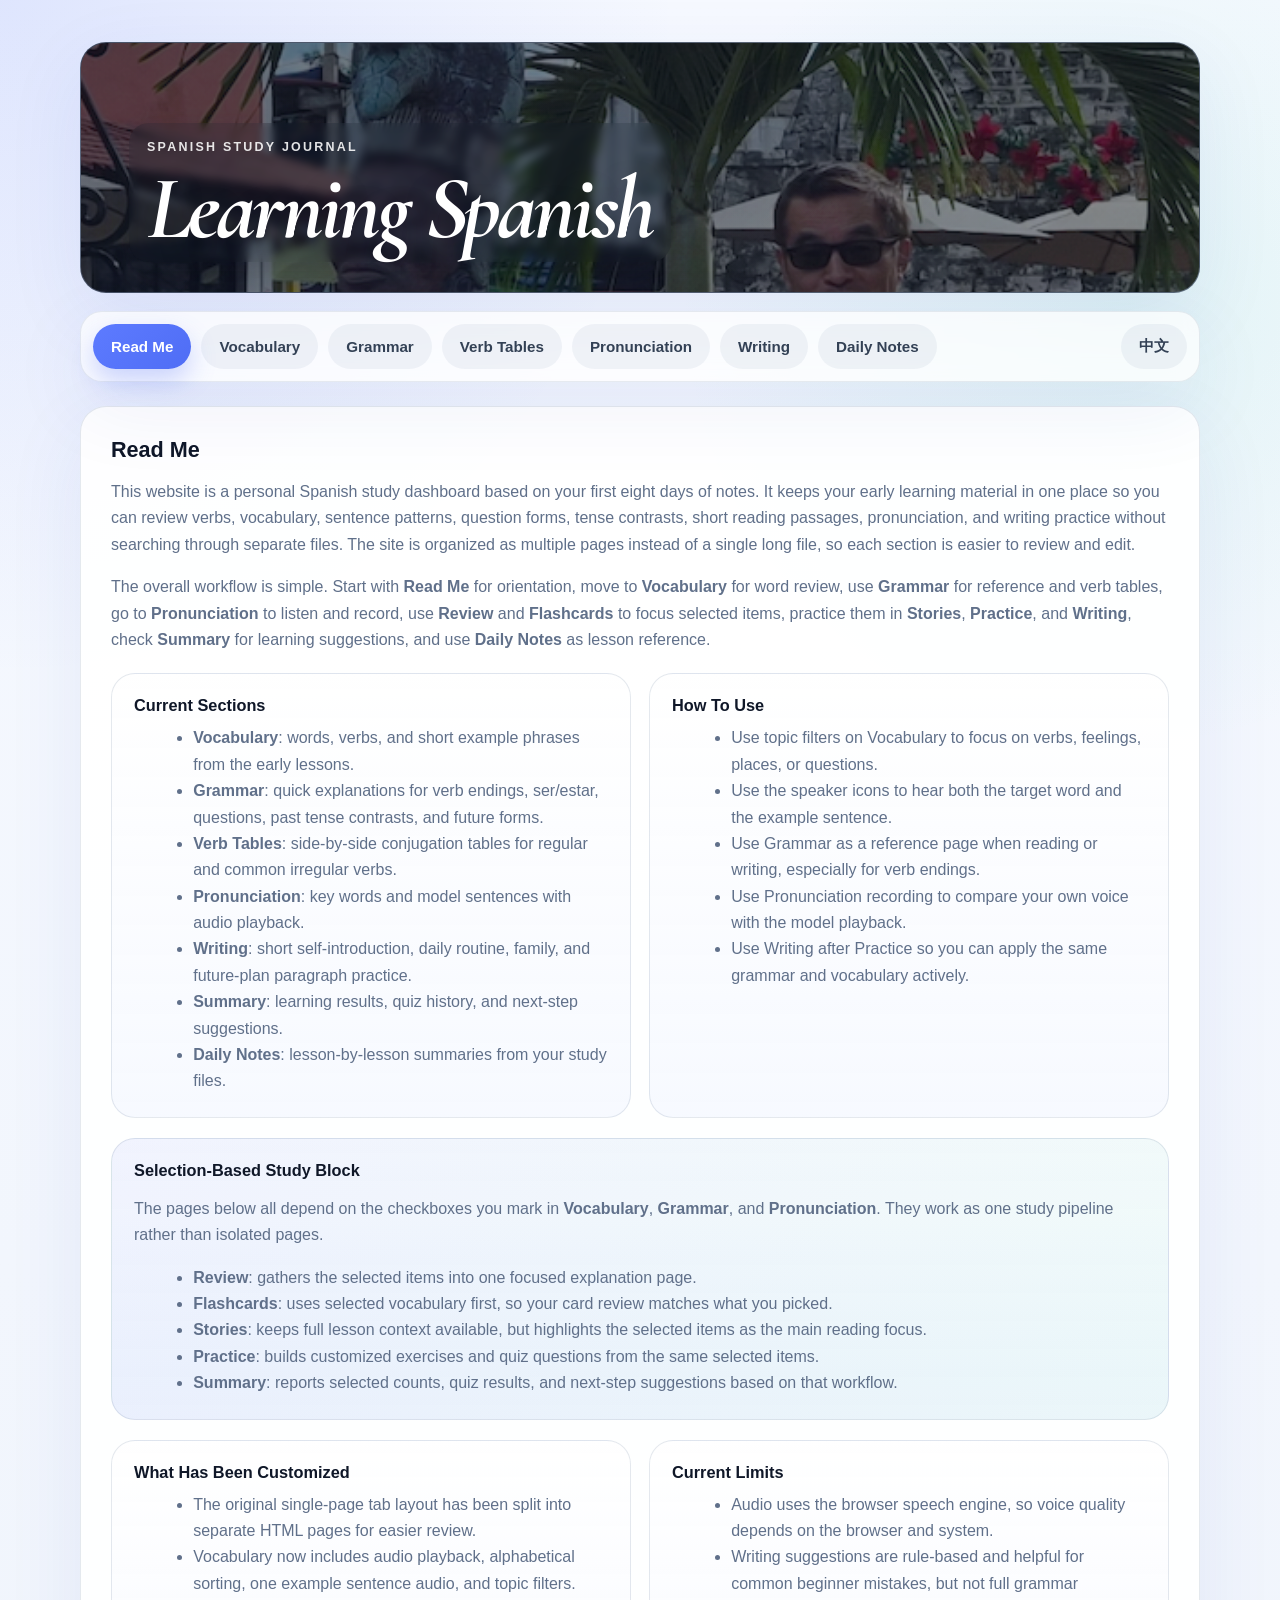
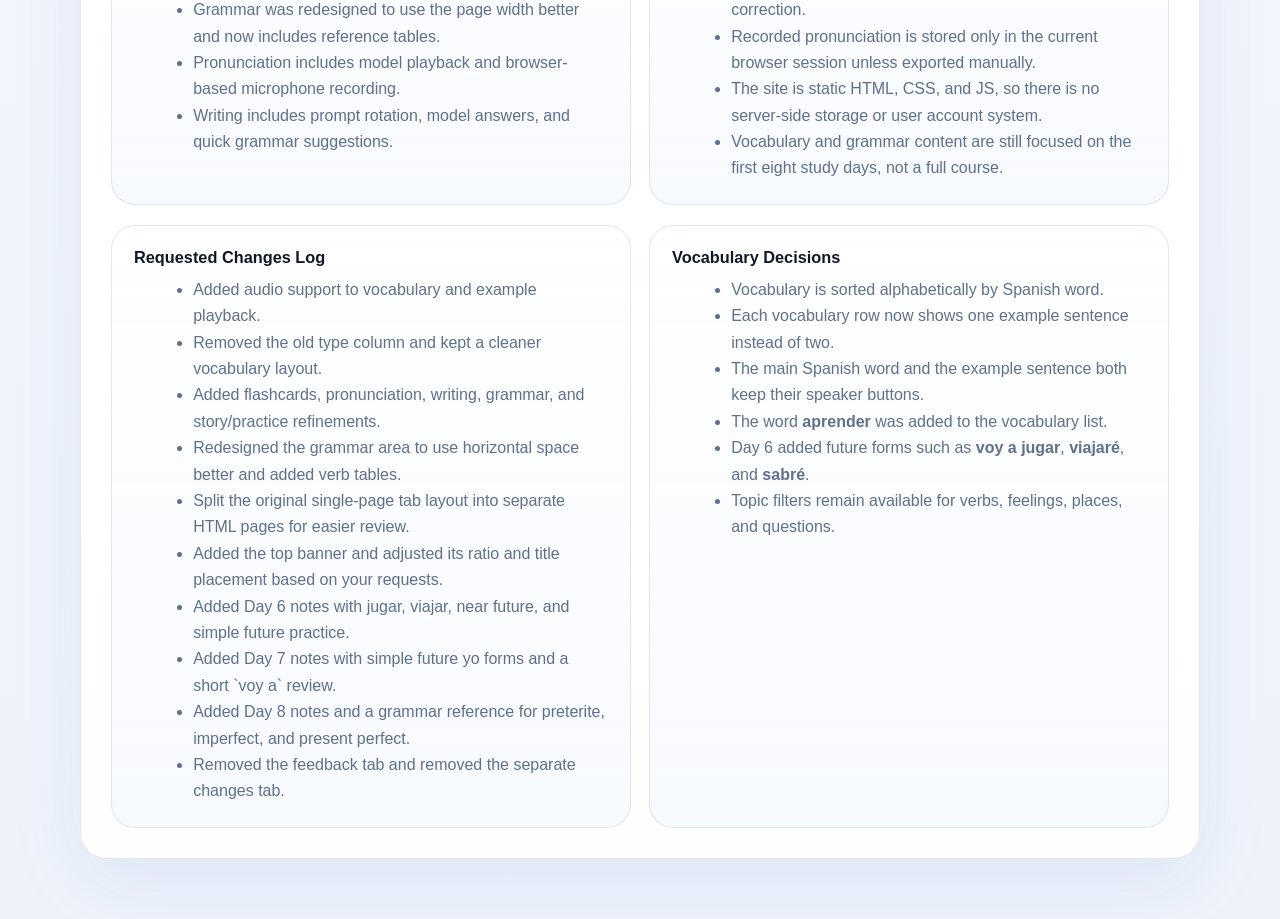
<file: index.html>
<!DOCTYPE html>
<html lang="en">
<head>
  <meta charset="UTF-8">
  <meta name="viewport" content="width=device-width, initial-scale=1.0">
  <title>Spanish Learning</title>
  <link rel="preconnect" href="https://fonts.googleapis.com">
  <link rel="preconnect" href="https://fonts.gstatic.com" crossorigin>
  <link href="https://fonts.googleapis.com/css2?family=Cormorant+Garamond:ital,wght@0,500;0,600;0,700;1,600;1,700&display=swap" rel="stylesheet">
  <link rel="stylesheet" href="styles.css">
</head>
<body>
  <main class="shell">
    <section class="hero">
      <div class="hero-backdrop" aria-hidden="true"></div>
      <div class="hero-intro">
        <div class="hero-text">
          <p class="hero-kicker">Spanish Study Journal</p>
          <h1>Learning Spanish</h1>
        </div>
      </div>
    </section>

    <nav class="tab-bar home-tab-bar" aria-label="Main pages">
      <a class="tab-button active" href="index.html">Read Me</a>
      <a class="tab-button" href="vocabulary.html">Vocabulary</a>
      <a class="tab-button" href="grammar.html">Grammar</a>
      <a class="tab-button" href="verbs.html">Verb Tables</a>
      <a class="tab-button" href="pronunciation.html">Pronunciation</a>
      <a class="tab-button" href="review.html">Review</a>
      <a class="tab-button" href="flashcards.html">Flashcards</a>
      <a class="tab-button" href="stories.html">Stories</a>
      <a class="tab-button" href="practice.html">Practice</a>
      <a class="tab-button" href="writing.html">Writing</a>
      <a class="tab-button" href="summary.html">Summary</a>
      <a class="tab-button" href="notes.html">Daily Notes</a>
    </nav>

    <section class="tab-panel active">
      <article class="card">
        <h2>Read Me</h2>
        <p>This website is a personal Spanish study dashboard based on your first eight days of notes. It keeps your early learning material in one place so you can review verbs, vocabulary, sentence patterns, question forms, tense contrasts, short reading passages, pronunciation, and writing practice without searching through separate files. The site is organized as multiple pages instead of a single long file, so each section is easier to review and edit.</p>
        <p>The overall workflow is simple. Start with <strong>Read Me</strong> for orientation, move to <strong>Vocabulary</strong> for word review, use <strong>Grammar</strong> for reference and verb tables, go to <strong>Pronunciation</strong> to listen and record, use <strong>Review</strong> and <strong>Flashcards</strong> to focus selected items, practice them in <strong>Stories</strong>, <strong>Practice</strong>, and <strong>Writing</strong>, check <strong>Summary</strong> for learning suggestions, and use <strong>Daily Notes</strong> as lesson reference.</p>
        <div class="info-grid">
          <div class="info-panel">
            <h3>Current Sections</h3>
            <ul>
              <li><strong>Vocabulary</strong>: words, verbs, and short example phrases from the early lessons.</li>
              <li><strong>Grammar</strong>: quick explanations for verb endings, ser/estar, questions, past tense contrasts, and future forms.</li>
              <li><strong>Verb Tables</strong>: side-by-side conjugation tables for regular and common irregular verbs.</li>
              <li><strong>Pronunciation</strong>: key words and model sentences with audio playback.</li>
              <li><strong>Writing</strong>: short self-introduction, daily routine, family, and future-plan paragraph practice.</li>
              <li><strong>Summary</strong>: learning results, quiz history, and next-step suggestions.</li>
              <li><strong>Daily Notes</strong>: lesson-by-lesson summaries from your study files.</li>
            </ul>
          </div>
          <div class="info-panel">
            <h3>How To Use</h3>
            <ul>
              <li>Use topic filters on Vocabulary to focus on verbs, feelings, places, or questions.</li>
              <li>Use the speaker icons to hear both the target word and the example sentence.</li>
              <li>Use Grammar as a reference page when reading or writing, especially for verb endings.</li>
              <li>Use Pronunciation recording to compare your own voice with the model playback.</li>
              <li>Use Writing after Practice so you can apply the same grammar and vocabulary actively.</li>
            </ul>
          </div>
        </div>
        <div class="info-grid">
          <div class="info-panel selection-panel">
            <h3>Selection-Based Study Block</h3>
            <p>The pages below all depend on the checkboxes you mark in <strong>Vocabulary</strong>, <strong>Grammar</strong>, and <strong>Pronunciation</strong>. They work as one study pipeline rather than isolated pages.</p>
            <ul>
              <li><strong>Review</strong>: gathers the selected items into one focused explanation page.</li>
              <li><strong>Flashcards</strong>: uses selected vocabulary first, so your card review matches what you picked.</li>
              <li><strong>Stories</strong>: keeps full lesson context available, but highlights the selected items as the main reading focus.</li>
              <li><strong>Practice</strong>: builds customized exercises and quiz questions from the same selected items.</li>
              <li><strong>Summary</strong>: reports selected counts, quiz results, and next-step suggestions based on that workflow.</li>
            </ul>
          </div>
        </div>
        <div class="info-grid">
          <div class="info-panel">
            <h3>What Has Been Customized</h3>
            <ul>
              <li>The original single-page tab layout has been split into separate HTML pages for easier review.</li>
              <li>Vocabulary now includes audio playback, alphabetical sorting, one example sentence audio, and topic filters.</li>
              <li>Grammar was redesigned to use the page width better and now includes reference tables.</li>
              <li>Pronunciation includes model playback and browser-based microphone recording.</li>
              <li>Writing includes prompt rotation, model answers, and quick grammar suggestions.</li>
            </ul>
          </div>
          <div class="info-panel">
            <h3>Current Limits</h3>
            <ul>
              <li>Audio uses the browser speech engine, so voice quality depends on the browser and system.</li>
              <li>Writing suggestions are rule-based and helpful for common beginner mistakes, but not full grammar correction.</li>
              <li>Recorded pronunciation is stored only in the current browser session unless exported manually.</li>
              <li>The site is static HTML, CSS, and JS, so there is no server-side storage or user account system.</li>
              <li>Vocabulary and grammar content are still focused on the first eight study days, not a full course.</li>
            </ul>
          </div>
        </div>
        <div class="info-grid">
          <div class="info-panel">
            <h3>Requested Changes Log</h3>
            <ul>
              <li>Added audio support to vocabulary and example playback.</li>
              <li>Removed the old type column and kept a cleaner vocabulary layout.</li>
              <li>Added flashcards, pronunciation, writing, grammar, and story/practice refinements.</li>
              <li>Redesigned the grammar area to use horizontal space better and added verb tables.</li>
              <li>Split the original single-page tab layout into separate HTML pages for easier review.</li>
              <li>Added the top banner and adjusted its ratio and title placement based on your requests.</li>
              <li>Added Day 6 notes with jugar, viajar, near future, and simple future practice.</li>
              <li>Added Day 7 notes with simple future yo forms and a short `voy a` review.</li>
              <li>Added Day 8 notes and a grammar reference for preterite, imperfect, and present perfect.</li>
              <li>Removed the feedback tab and removed the separate changes tab.</li>
            </ul>
          </div>
          <div class="info-panel">
            <h3>Vocabulary Decisions</h3>
            <ul>
              <li>Vocabulary is sorted alphabetically by Spanish word.</li>
              <li>Each vocabulary row now shows one example sentence instead of two.</li>
              <li>The main Spanish word and the example sentence both keep their speaker buttons.</li>
              <li>The word <strong>aprender</strong> was added to the vocabulary list.</li>
              <li>Day 6 added future forms such as <strong>voy a jugar</strong>, <strong>viajaré</strong>, and <strong>sabré</strong>.</li>
              <li>Topic filters remain available for verbs, feelings, places, and questions.</li>
            </ul>
          </div>
        </div>
      </article>
    </section>
  </main>

  <script src="app.js"></script>
</body>
</html>
</file>
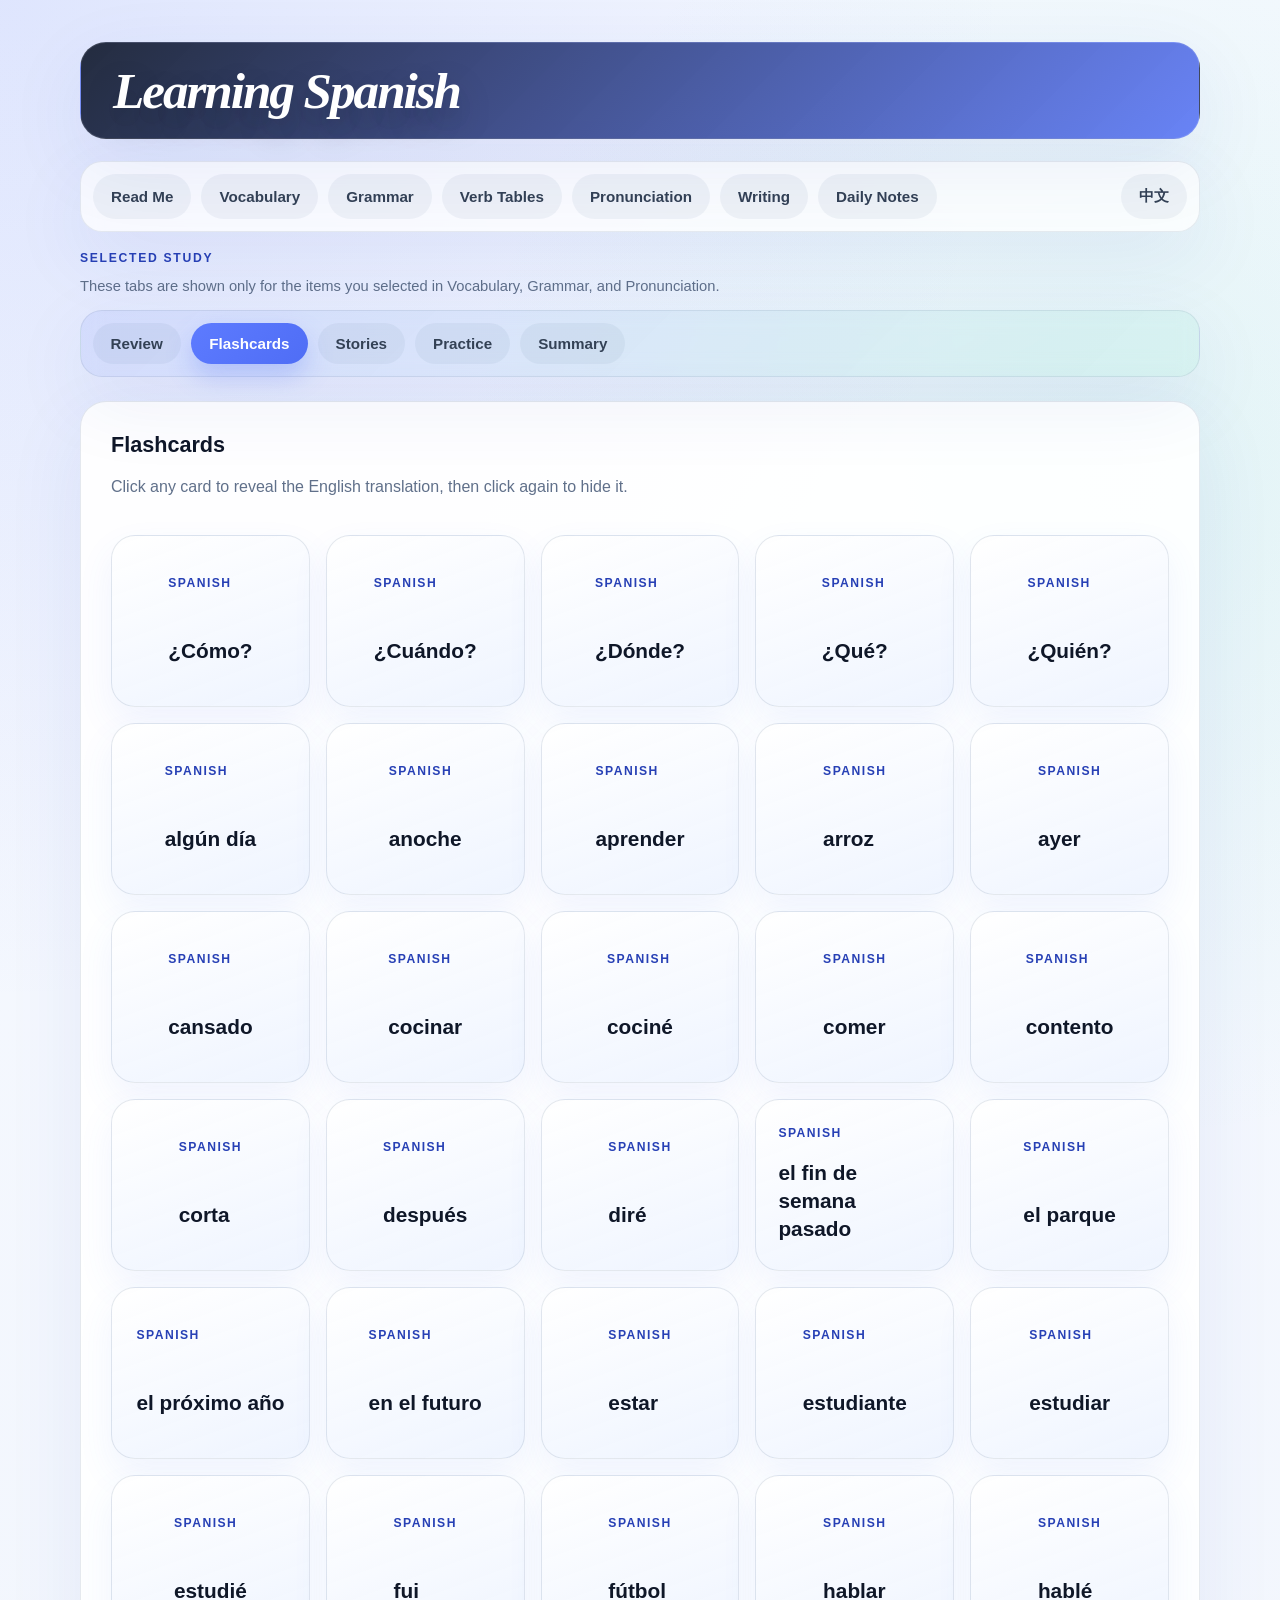
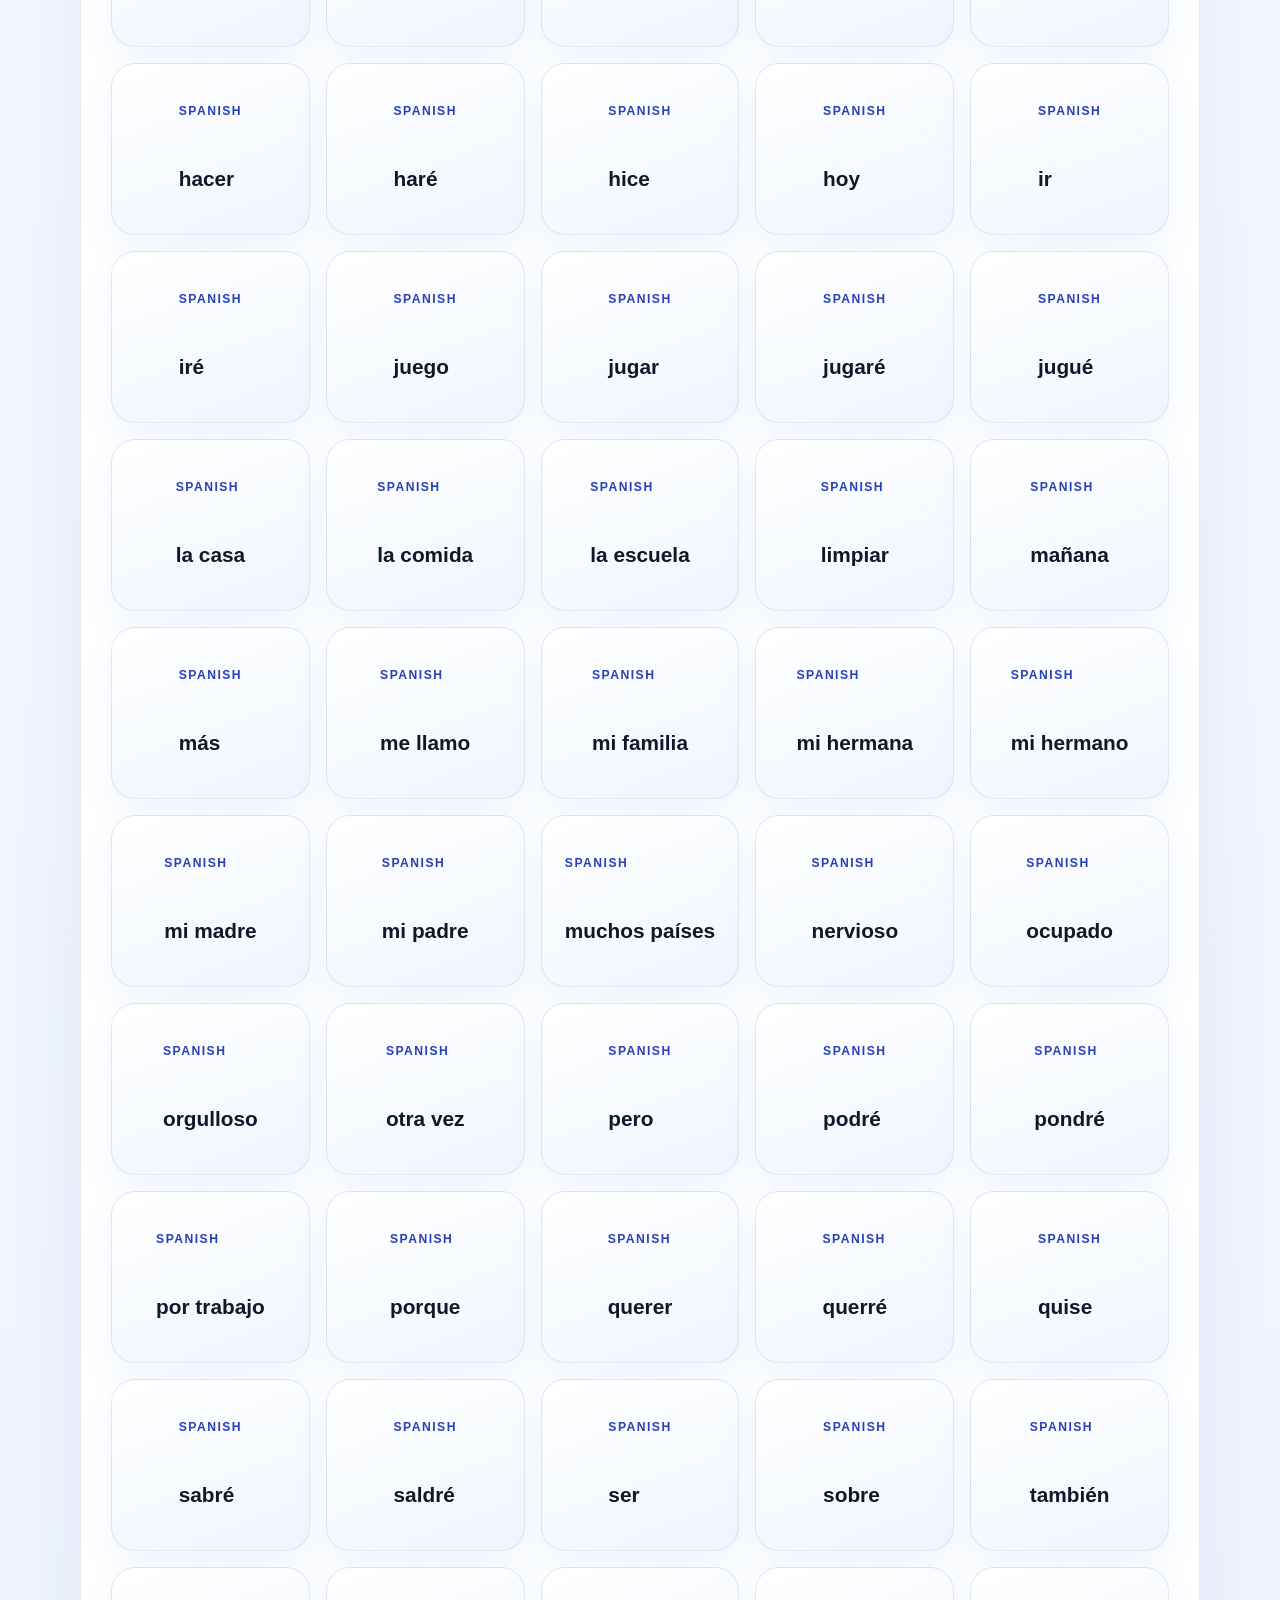
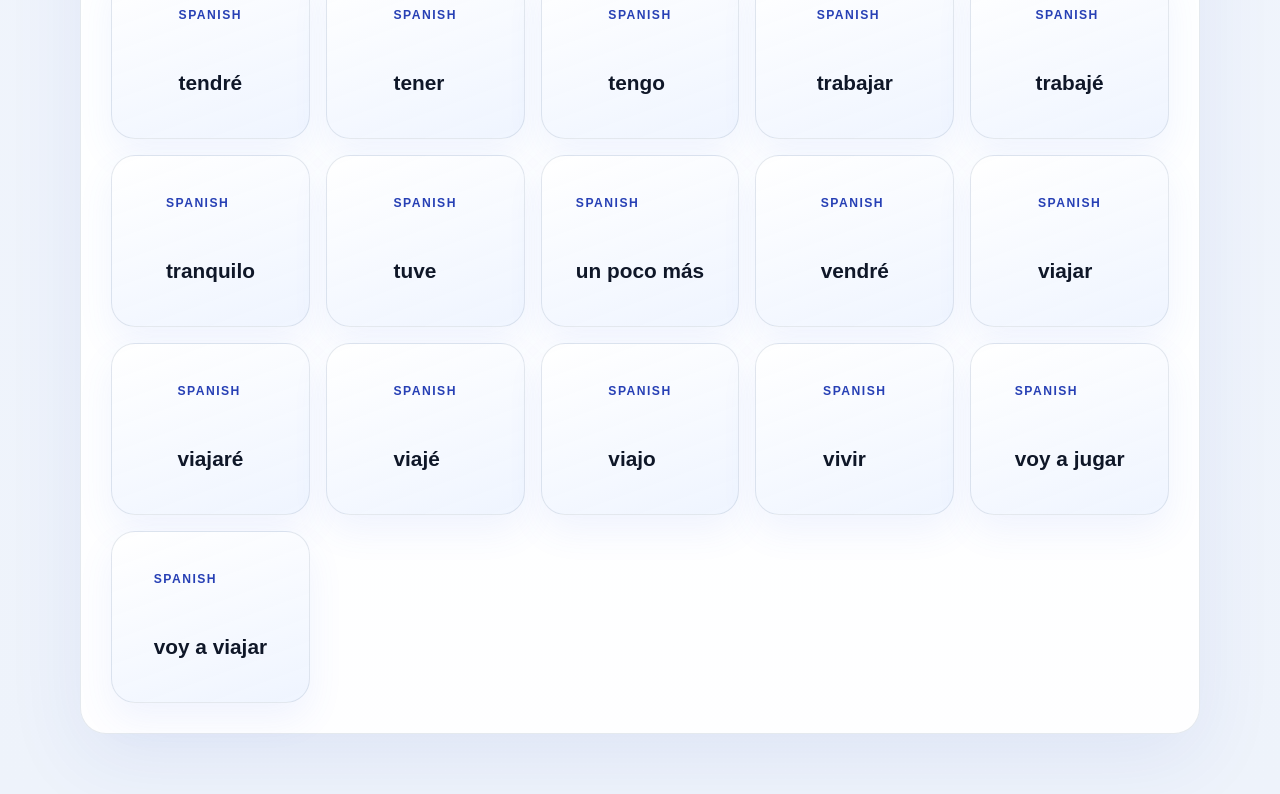
<file: flashcards.html>
<!DOCTYPE html>
<html lang="en">
<head>
  <meta charset="UTF-8">
  <meta name="viewport" content="width=device-width, initial-scale=1.0">
  <title>Spanish Learning - Flashcards</title>
  <link rel="stylesheet" href="styles.css">
</head>
<body>
  <main class="shell">
    <section class="page-title-banner">
      <h1>Learning Spanish</h1>
    </section>

    <nav class="tab-bar" aria-label="Main pages">
      <a class="tab-button" href="index.html">Read Me</a>
      <a class="tab-button" href="vocabulary.html">Vocabulary</a>
      <a class="tab-button" href="grammar.html">Grammar</a>
      <a class="tab-button" href="verbs.html">Verb Tables</a>
      <a class="tab-button" href="pronunciation.html">Pronunciation</a>
      <a class="tab-button" href="review.html">Review</a>
      <a class="tab-button active" href="flashcards.html">Flashcards</a>
      <a class="tab-button" href="stories.html">Stories</a>
      <a class="tab-button" href="practice.html">Practice</a>
      <a class="tab-button" href="writing.html">Writing</a>
      <a class="tab-button" href="summary.html">Summary</a>
      <a class="tab-button" href="notes.html">Daily Notes</a>
    </nav>

    <section class="tab-panel active">
      <article class="card">
        <div class="section-header">
          <div>
            <h2>Flashcards</h2>
            <p class="muted">Click any card to reveal the English translation, then click again to hide it.</p>
          </div>
        </div>
        <div id="flashcard-list" class="flashcard-grid"></div>
      </article>
    </section>
  </main>

  <script src="app.js"></script>
</body>
</html>
</file>
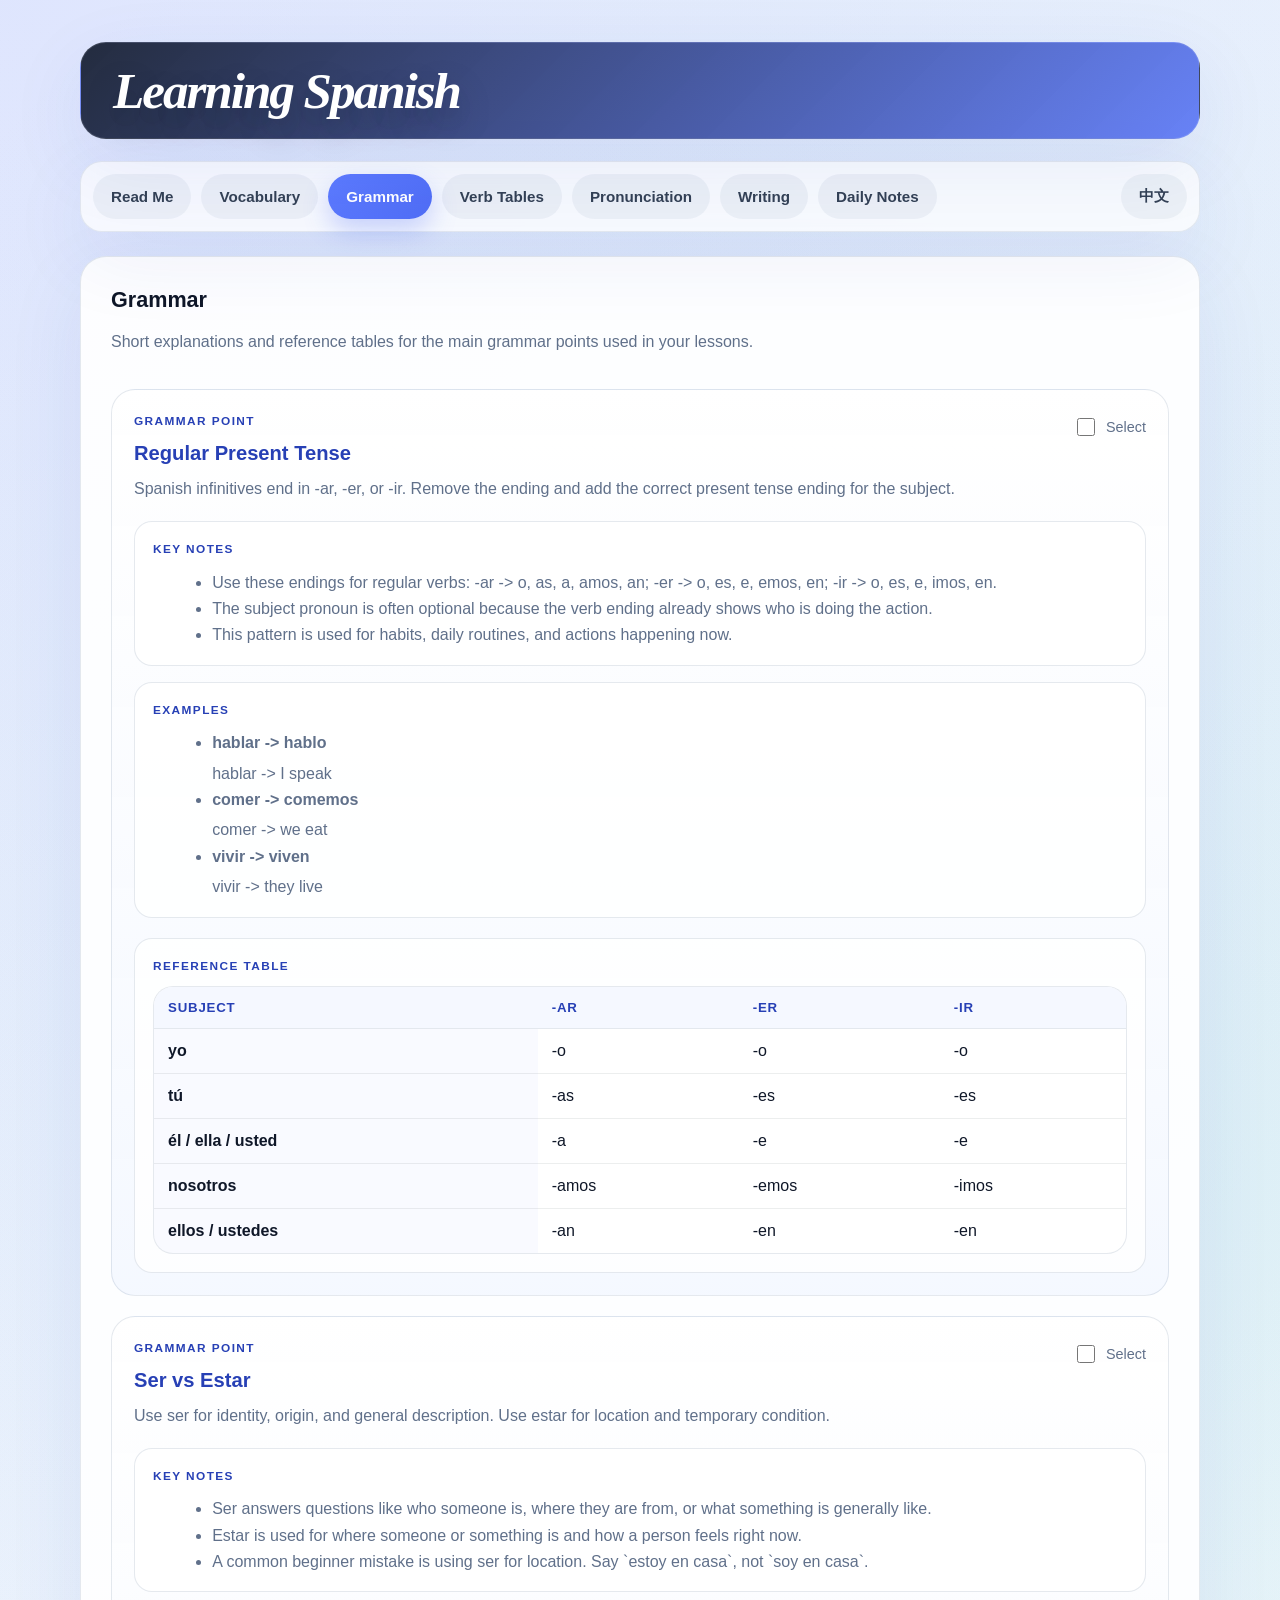
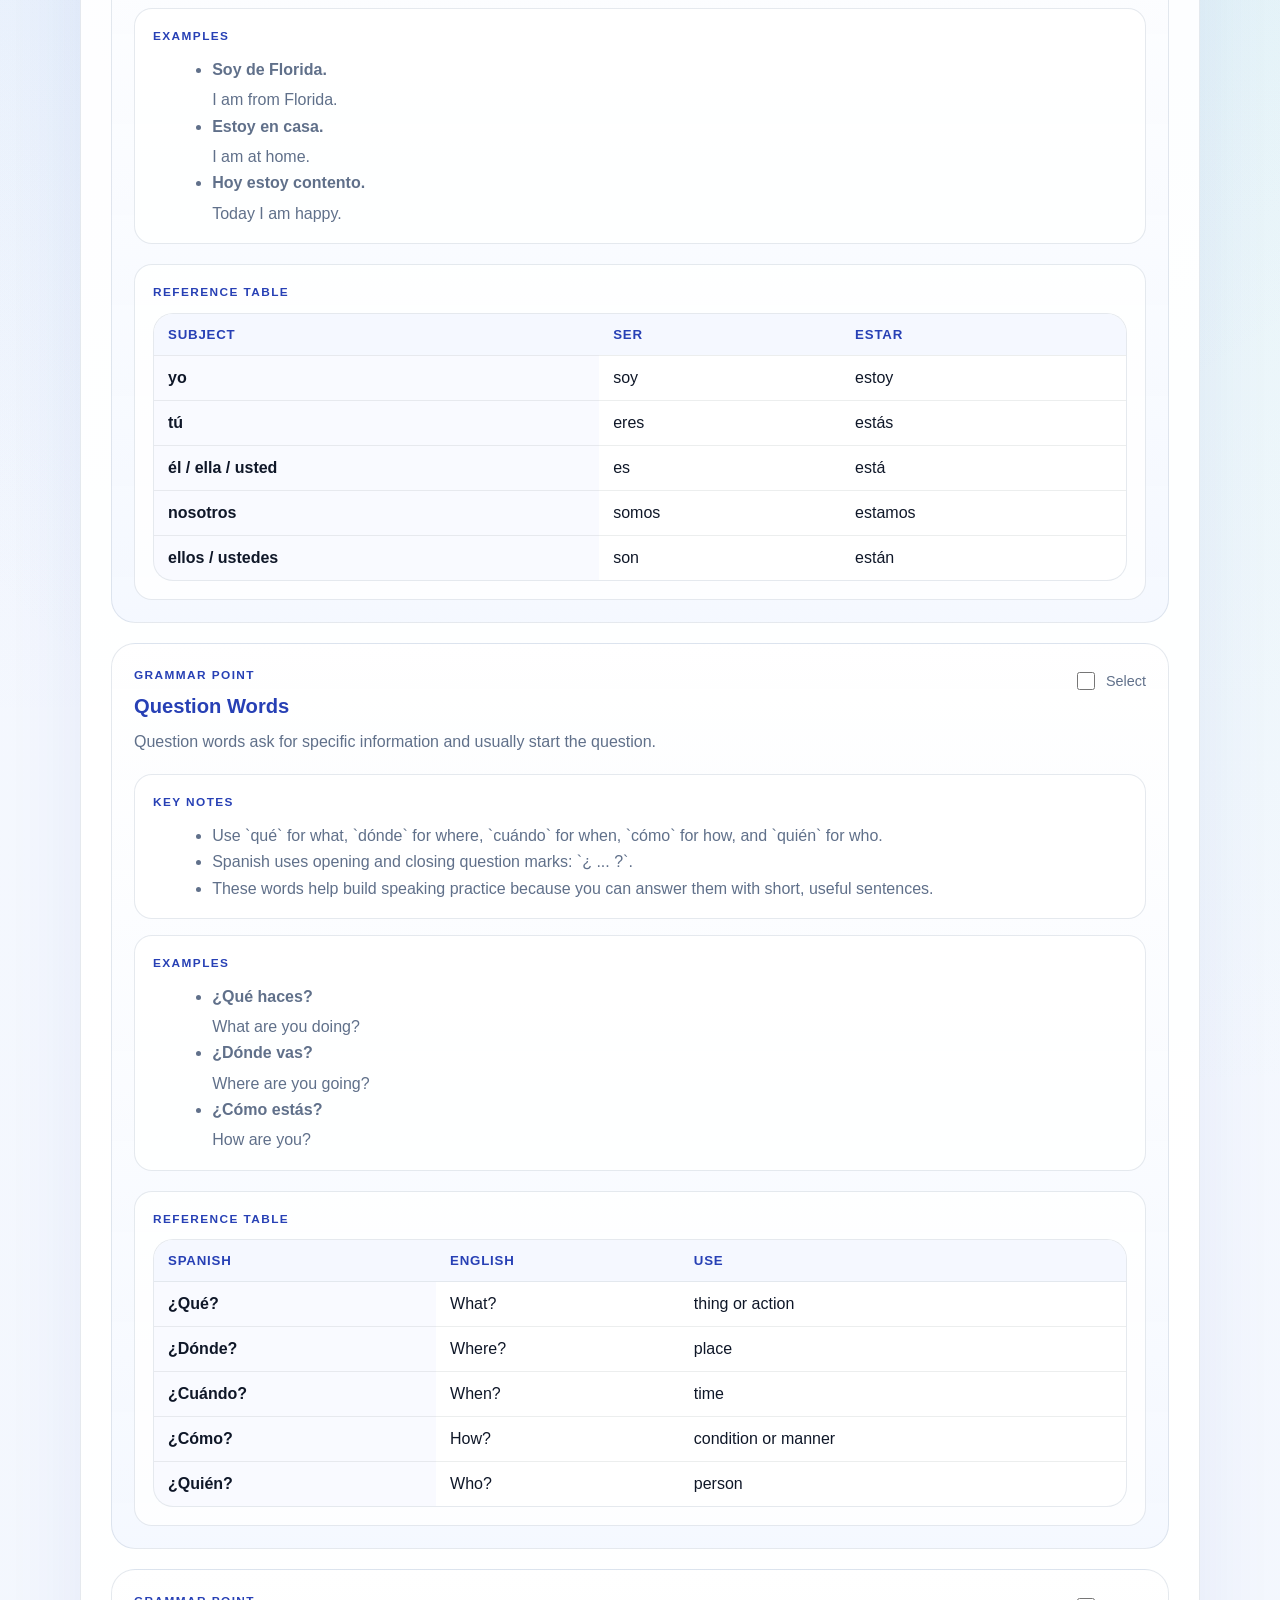
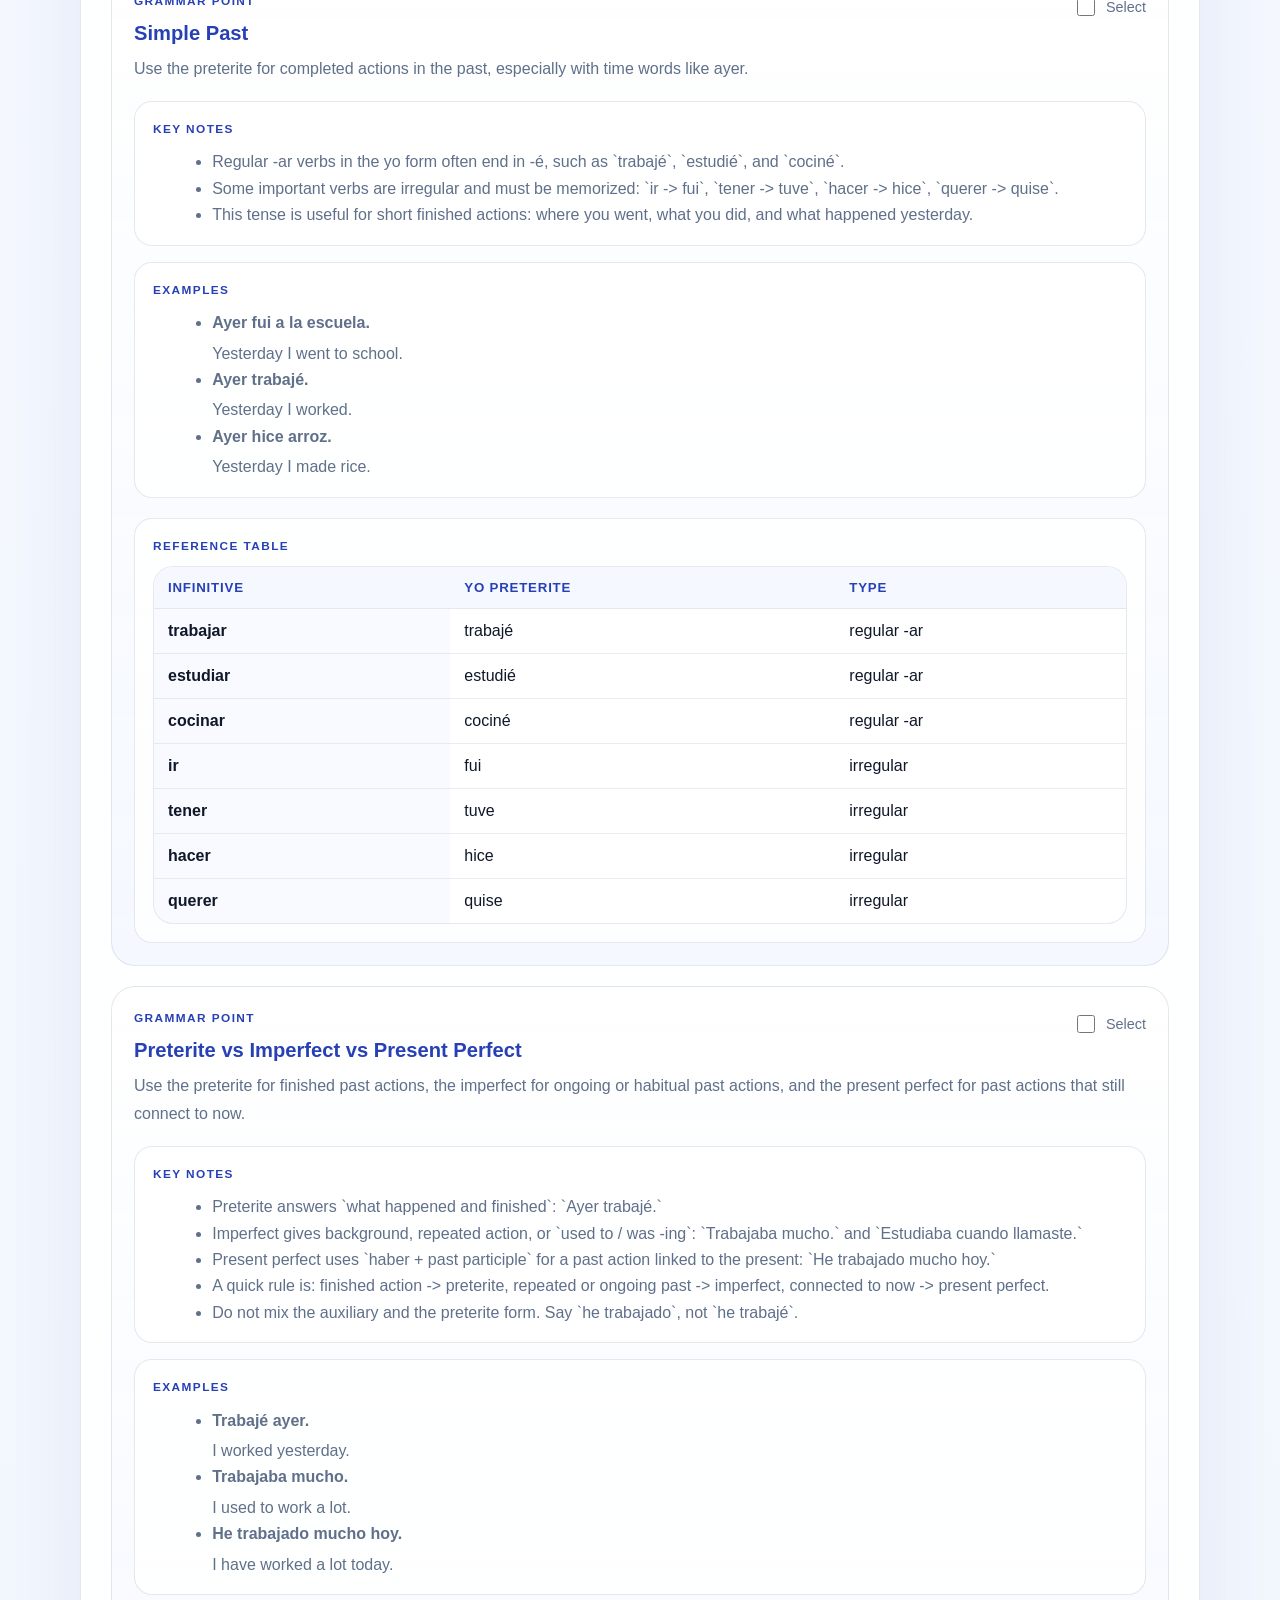
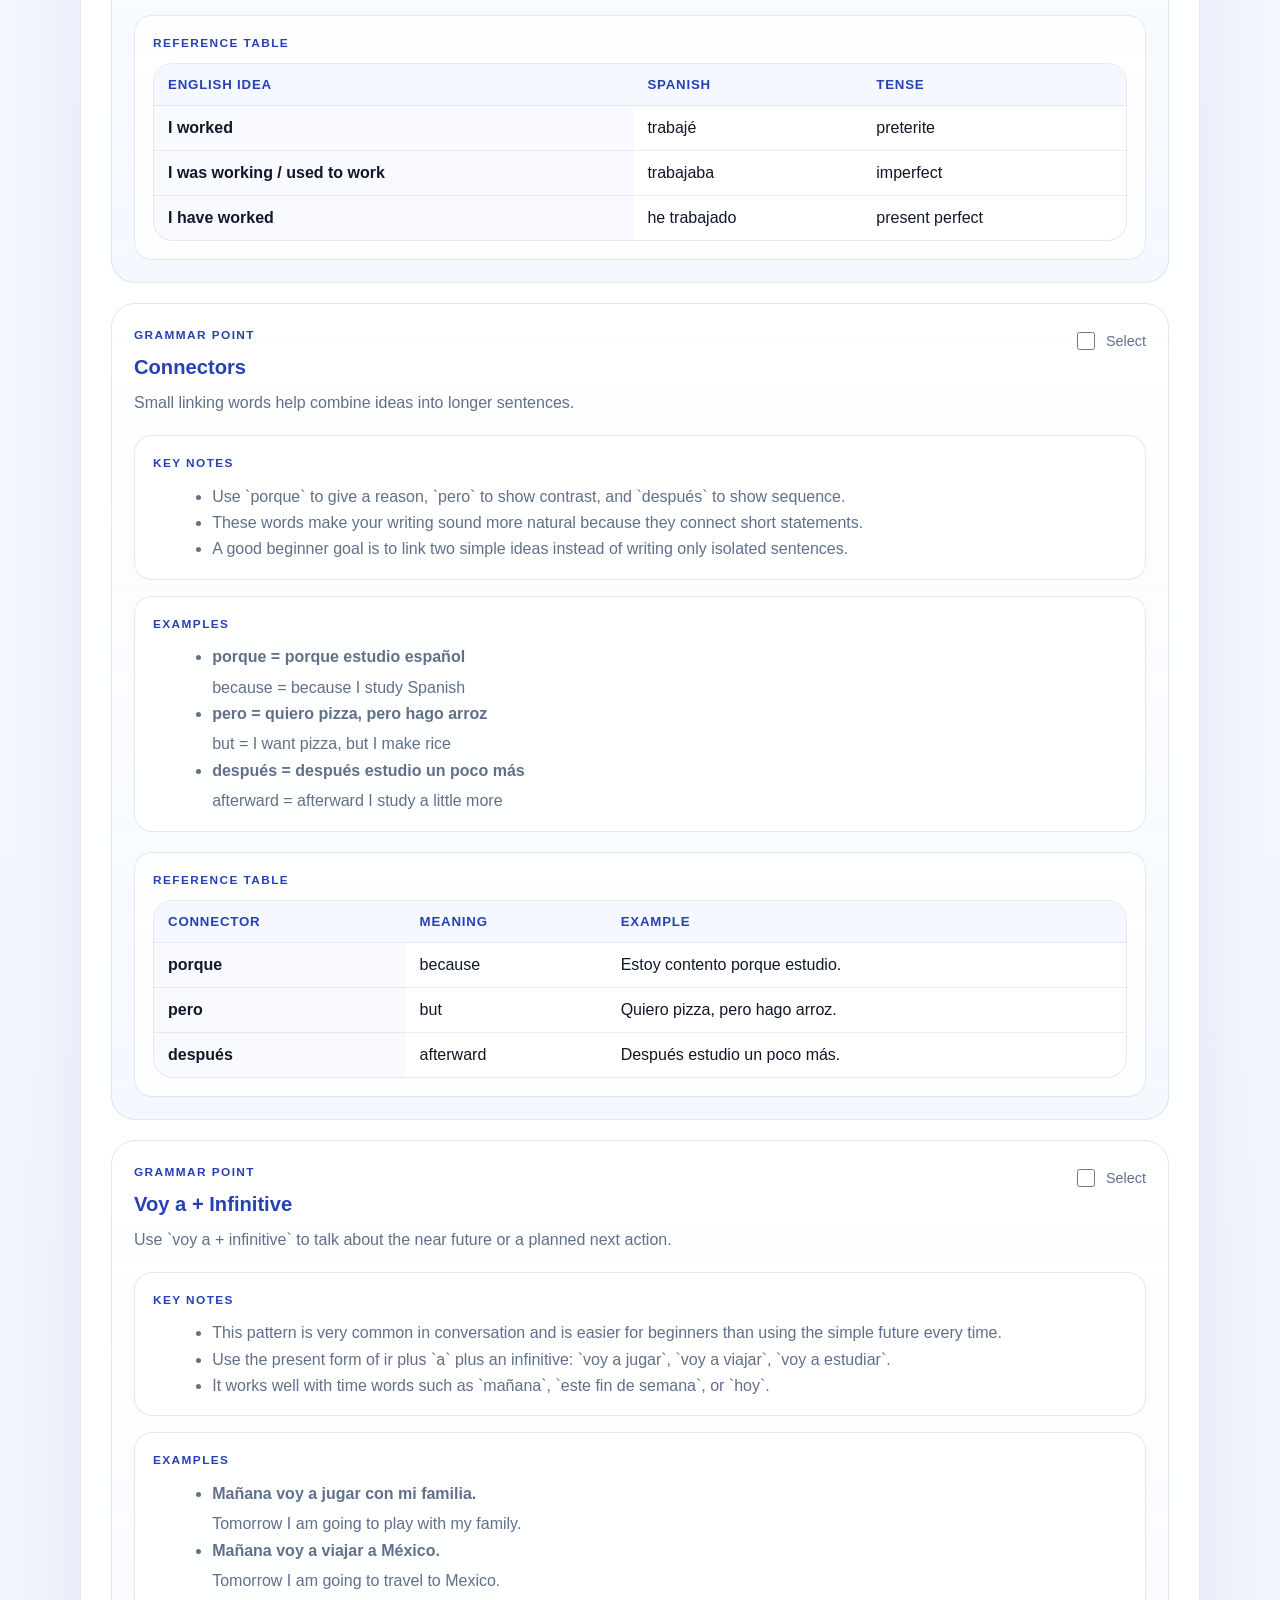
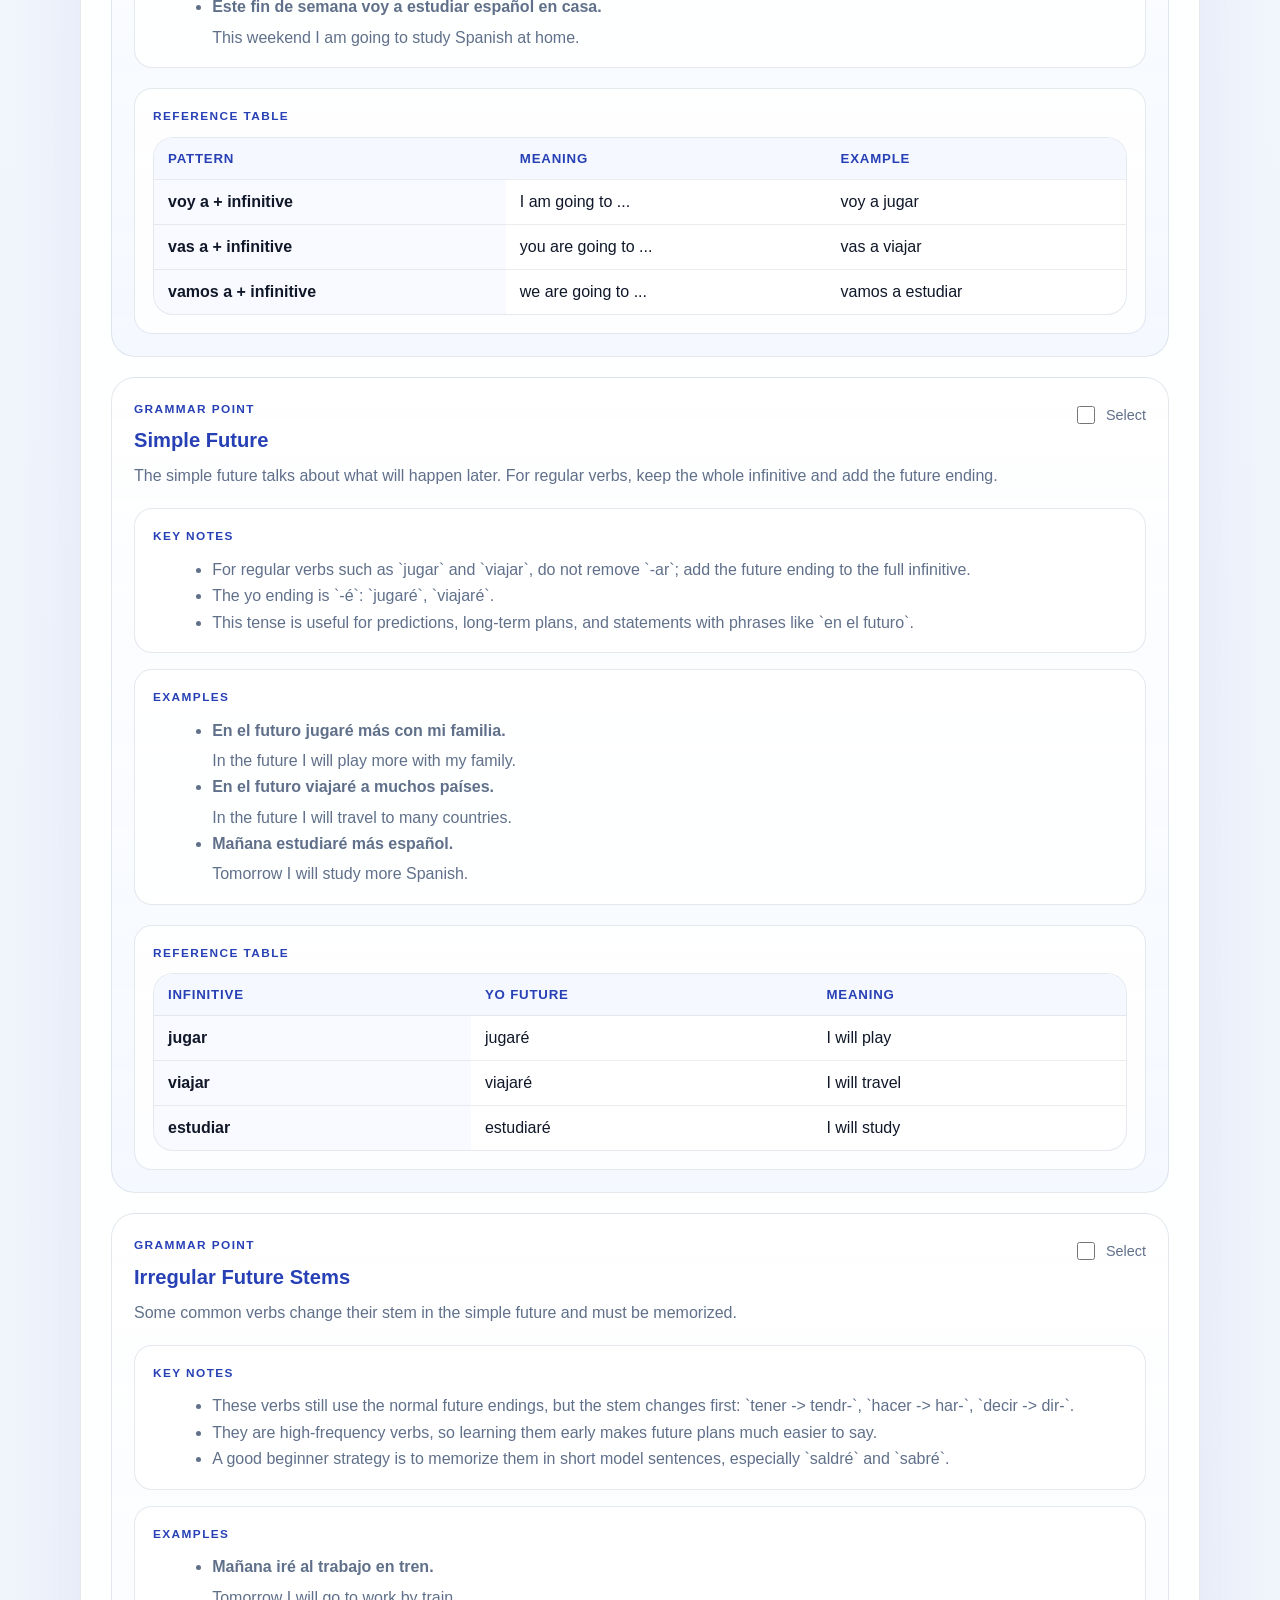
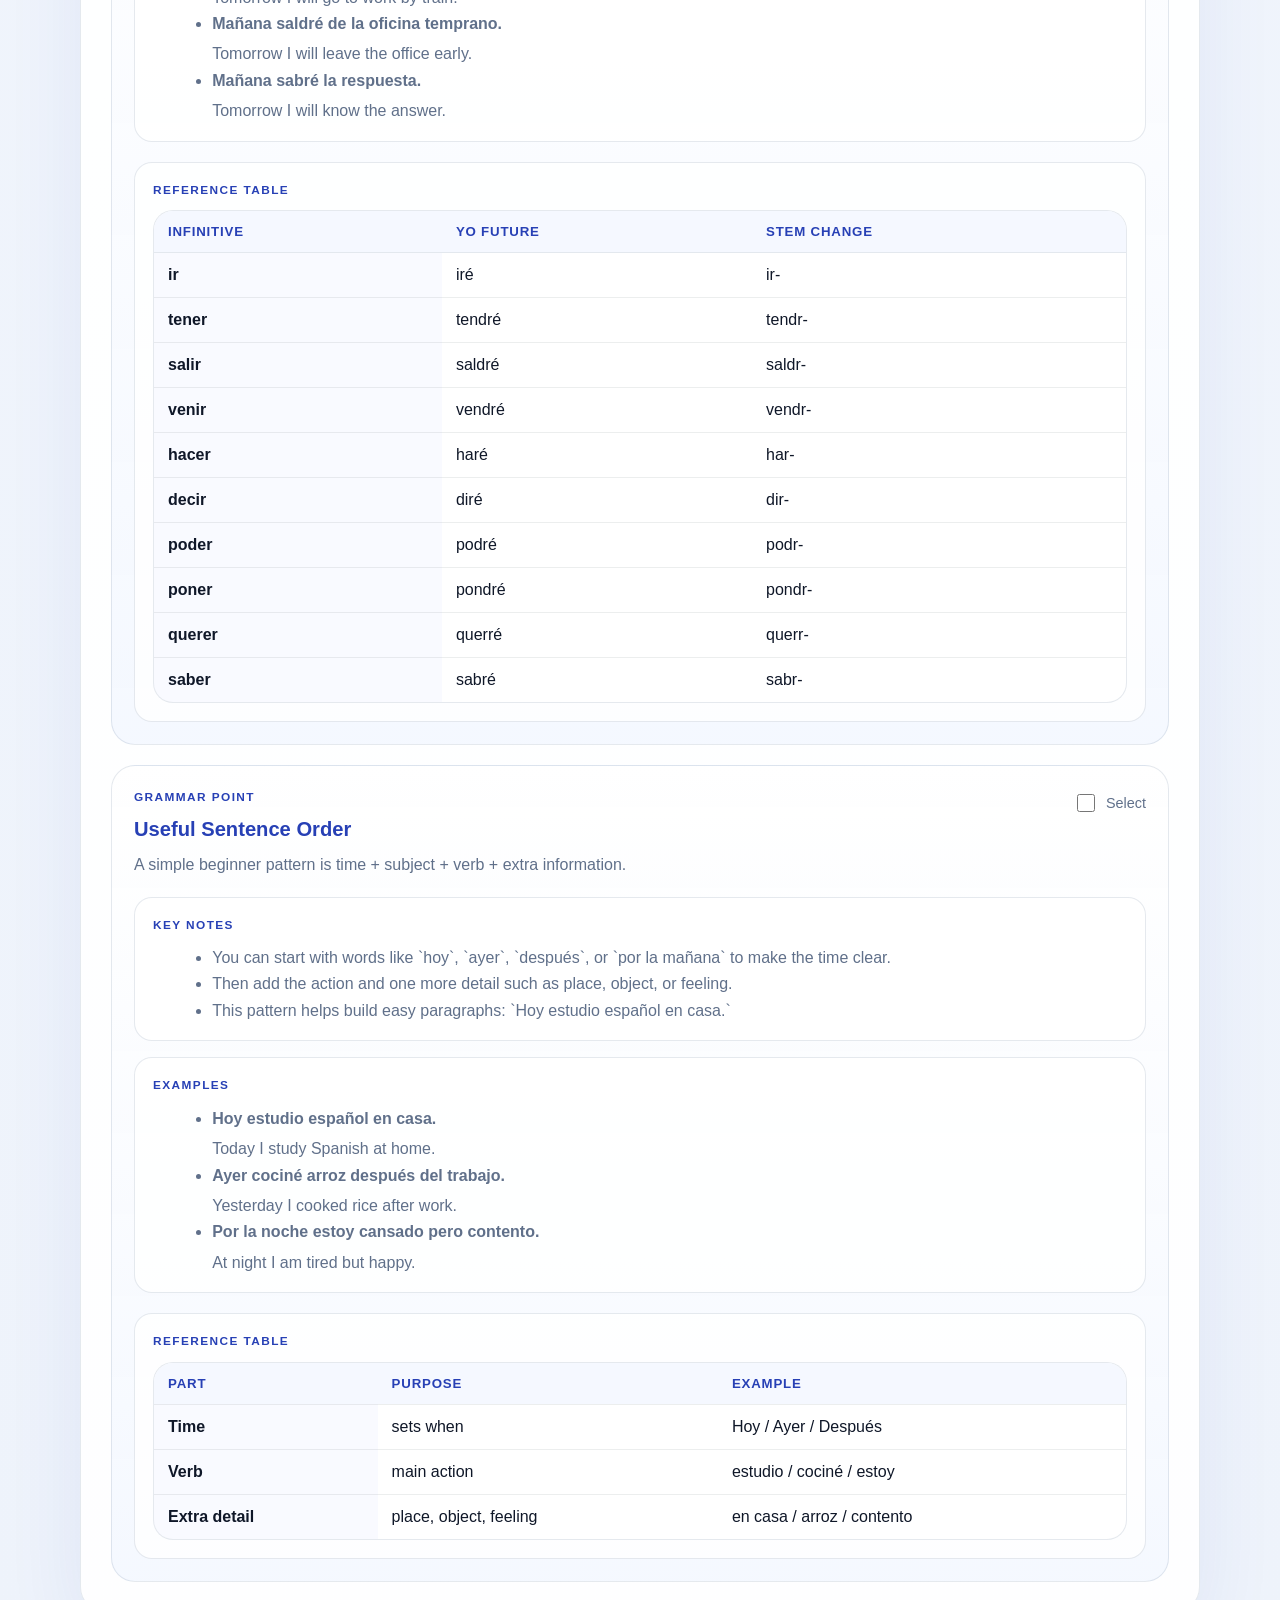
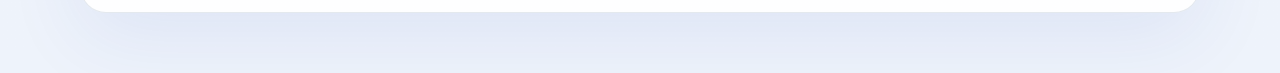
<file: grammar.html>
<!DOCTYPE html>
<html lang="en">
<head>
  <meta charset="UTF-8">
  <meta name="viewport" content="width=device-width, initial-scale=1.0">
  <title>Spanish Learning - Grammar</title>
  <link rel="stylesheet" href="styles.css">
</head>
<body>
  <main class="shell">
    <section class="page-title-banner">
      <h1>Learning Spanish</h1>
    </section>

    <nav class="tab-bar" aria-label="Main pages">
      <a class="tab-button" href="index.html">Read Me</a>
      <a class="tab-button" href="vocabulary.html">Vocabulary</a>
      <a class="tab-button active" href="grammar.html">Grammar</a>
      <a class="tab-button" href="verbs.html">Verb Tables</a>
      <a class="tab-button" href="pronunciation.html">Pronunciation</a>
      <a class="tab-button" href="review.html">Review</a>
      <a class="tab-button" href="flashcards.html">Flashcards</a>
      <a class="tab-button" href="stories.html">Stories</a>
      <a class="tab-button" href="practice.html">Practice</a>
      <a class="tab-button" href="writing.html">Writing</a>
      <a class="tab-button" href="summary.html">Summary</a>
      <a class="tab-button" href="notes.html">Daily Notes</a>
    </nav>

    <section class="tab-panel active">
      <article class="card">
        <div class="section-header">
          <div>
            <h2>Grammar</h2>
            <p class="muted">Short explanations and reference tables for the main grammar points used in your lessons.</p>
          </div>
        </div>
        <div id="grammar-list" class="grammar-grid"></div>
      </article>
    </section>
  </main>

  <script src="app.js"></script>
</body>
</html>
</file>
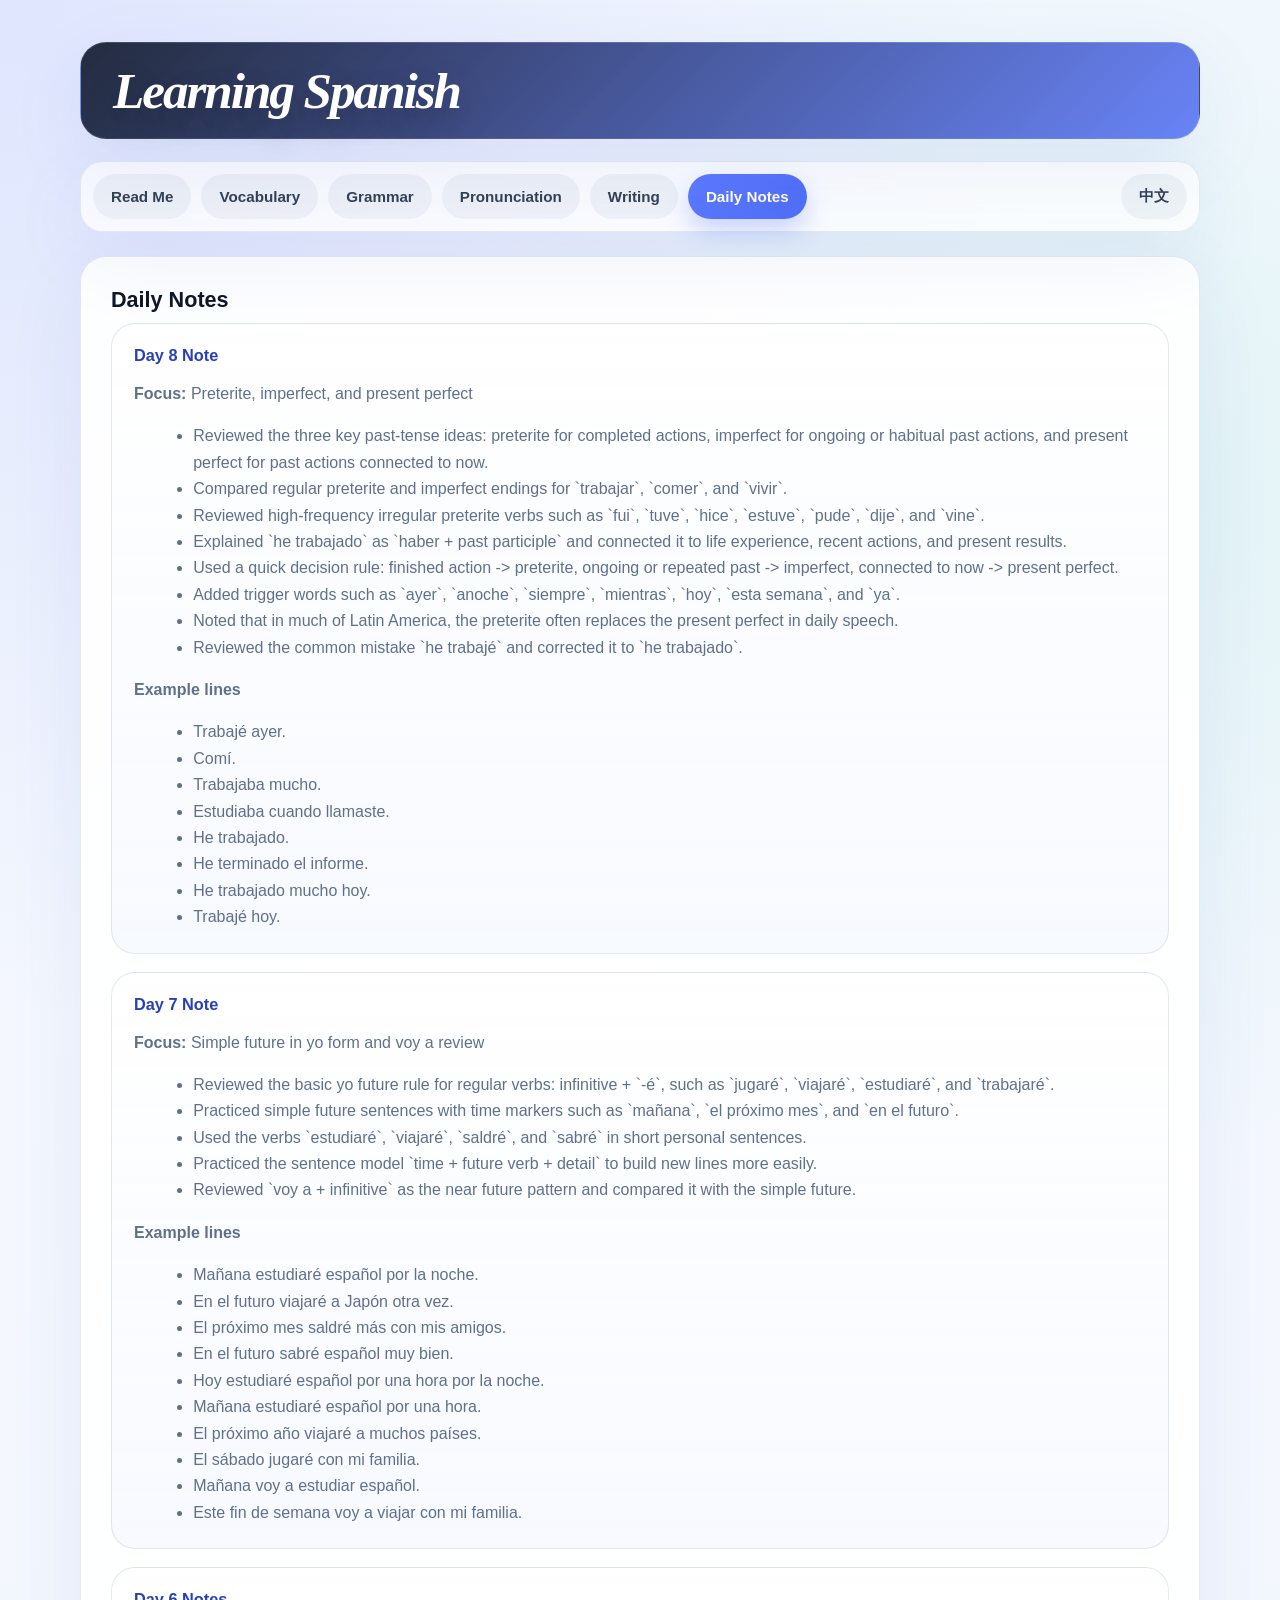
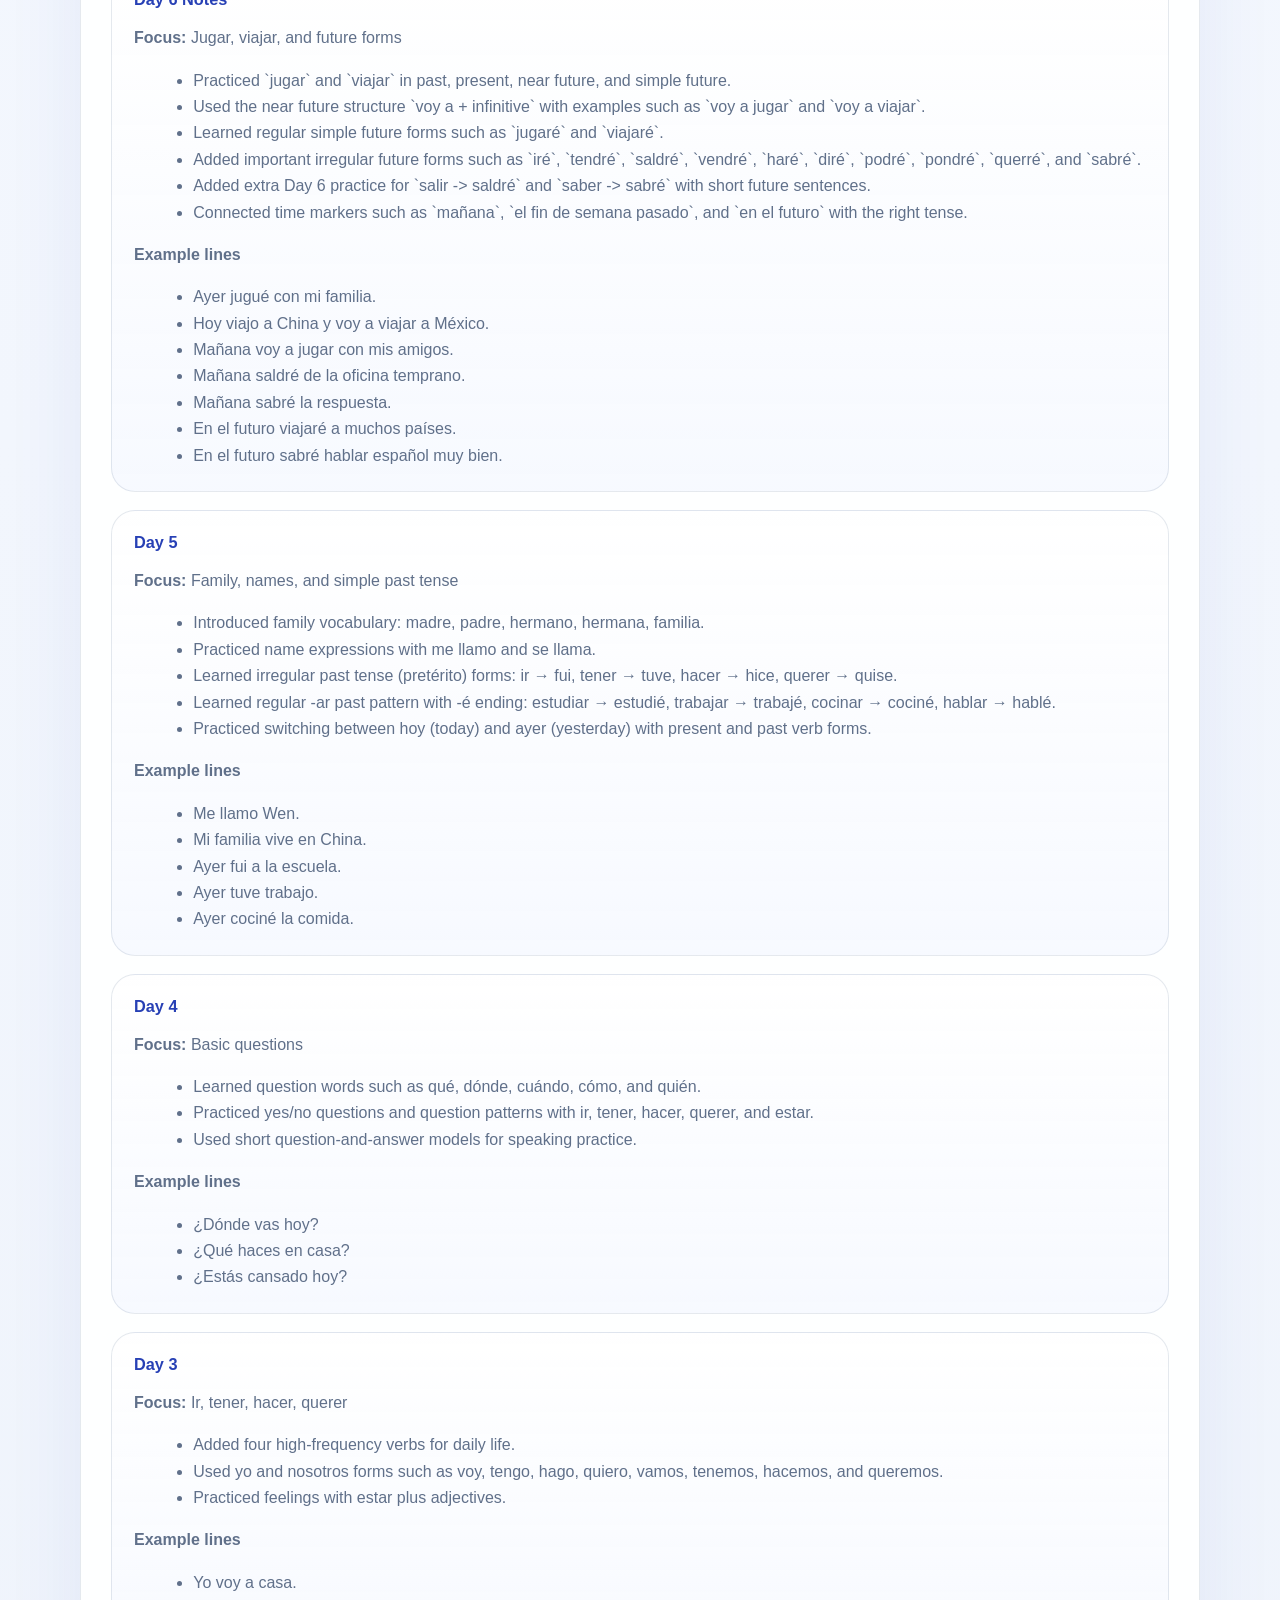
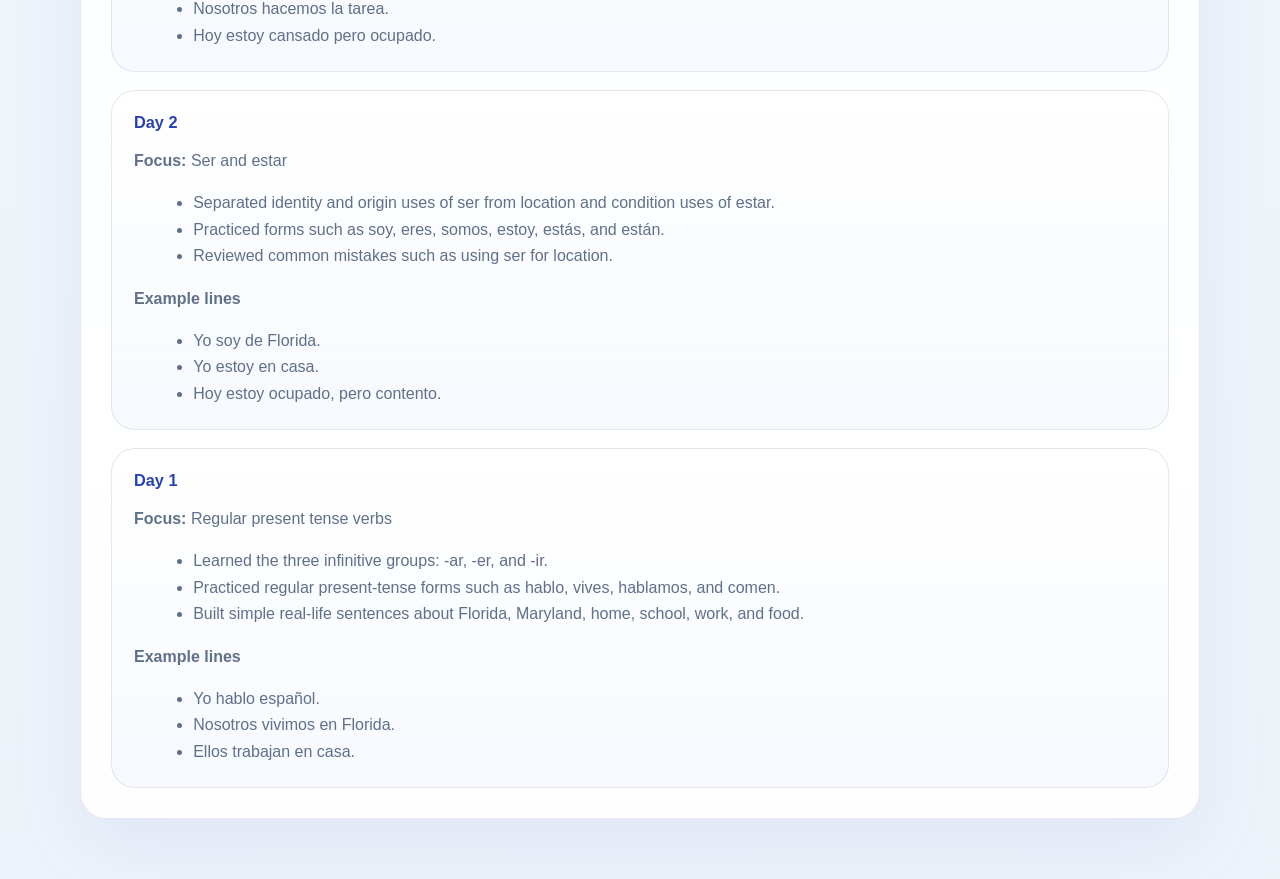
<file: notes.html>
<!DOCTYPE html>
<html lang="en">
<head>
  <meta charset="UTF-8">
  <meta name="viewport" content="width=device-width, initial-scale=1.0">
  <title>Spanish Learning - Daily Notes</title>
  <link rel="stylesheet" href="styles.css">
</head>
<body>
  <main class="shell">
    <section class="page-title-banner">
      <h1>Learning Spanish</h1>
    </section>

    <nav class="tab-bar" aria-label="Main pages">
      <a class="tab-button" href="index.html">Read Me</a>
      <a class="tab-button" href="vocabulary.html">Vocabulary</a>
      <a class="tab-button" href="grammar.html">Grammar</a>
      <a class="tab-button" href="pronunciation.html">Pronunciation</a>
      <a class="tab-button" href="review.html">Review</a>
      <a class="tab-button" href="flashcards.html">Flashcards</a>
      <a class="tab-button" href="stories.html">Stories</a>
      <a class="tab-button" href="practice.html">Practice</a>
      <a class="tab-button" href="writing.html">Writing</a>
      <a class="tab-button" href="summary.html">Summary</a>
      <a class="tab-button active" href="notes.html">Daily Notes</a>
    </nav>

    <section class="tab-panel active">
      <article class="card">
        <h2>Daily Notes</h2>
        <div id="notes-list" class="notes-list"></div>
      </article>
    </section>
  </main>

  <script src="app.js"></script>
</body>
</html>
</file>
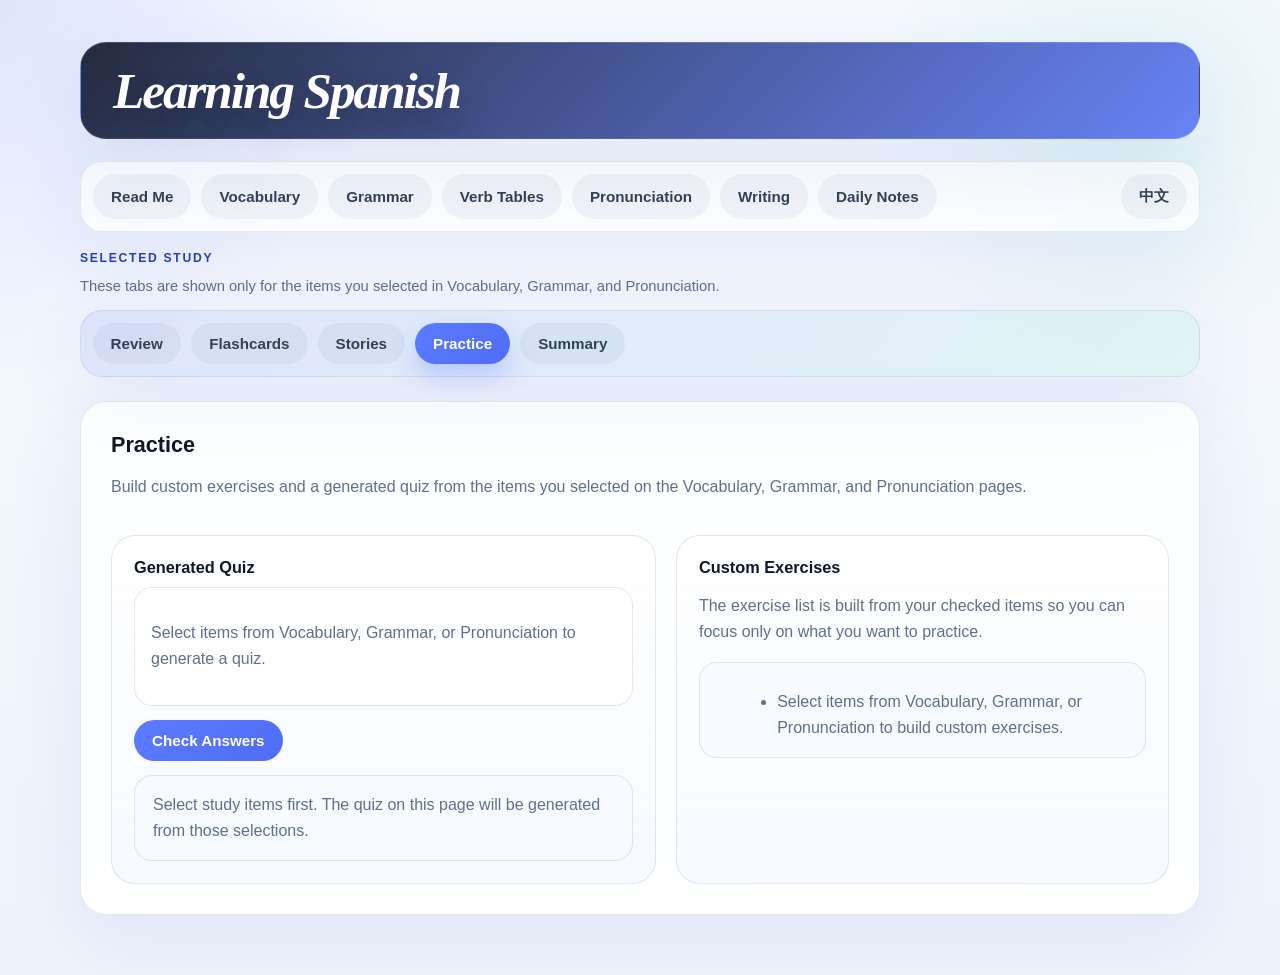
<file: practice.html>
<!DOCTYPE html>
<html lang="en">
<head>
  <meta charset="UTF-8">
  <meta name="viewport" content="width=device-width, initial-scale=1.0">
  <title>Spanish Learning - Practice</title>
  <link rel="stylesheet" href="styles.css">
</head>
<body>
  <main class="shell">
    <section class="page-title-banner">
      <h1>Learning Spanish</h1>
    </section>

    <nav class="tab-bar" aria-label="Main pages">
      <a class="tab-button" href="index.html">Read Me</a>
      <a class="tab-button" href="vocabulary.html">Vocabulary</a>
      <a class="tab-button" href="grammar.html">Grammar</a>
      <a class="tab-button" href="verbs.html">Verb Tables</a>
      <a class="tab-button" href="pronunciation.html">Pronunciation</a>
      <a class="tab-button" href="review.html">Review</a>
      <a class="tab-button" href="flashcards.html">Flashcards</a>
      <a class="tab-button" href="stories.html">Stories</a>
      <a class="tab-button active" href="practice.html">Practice</a>
      <a class="tab-button" href="writing.html">Writing</a>
      <a class="tab-button" href="summary.html">Summary</a>
      <a class="tab-button" href="notes.html">Daily Notes</a>
    </nav>

    <section class="tab-panel active">
      <article class="card">
        <div class="section-header">
          <div>
            <h2>Practice</h2>
            <p class="muted">Build custom exercises and a generated quiz from the items you selected on the Vocabulary, Grammar, and Pronunciation pages.</p>
          </div>
        </div>
        <div class="practice-grid">
          <section class="practice-panel practice-quiz-panel">
            <h3>Generated Quiz</h3>
            <div id="quiz-list" class="quiz-list"></div>
            <button id="check-quiz" type="button">Check Answers</button>
            <div id="quiz-result" class="result-box muted">Select study items first. The quiz on this page will be generated from those selections.</div>
          </section>

          <section class="practice-panel practice-essay-panel">
            <h3>Custom Exercises</h3>
            <p class="muted">The exercise list is built from your checked items so you can focus only on what you want to practice.</p>
            <div class="result-box">
              <ul id="exercise-list" class="note-list"></ul>
            </div>
          </section>
        </div>
      </article>
    </section>
  </main>

  <script src="app.js"></script>
</body>
</html>
</file>
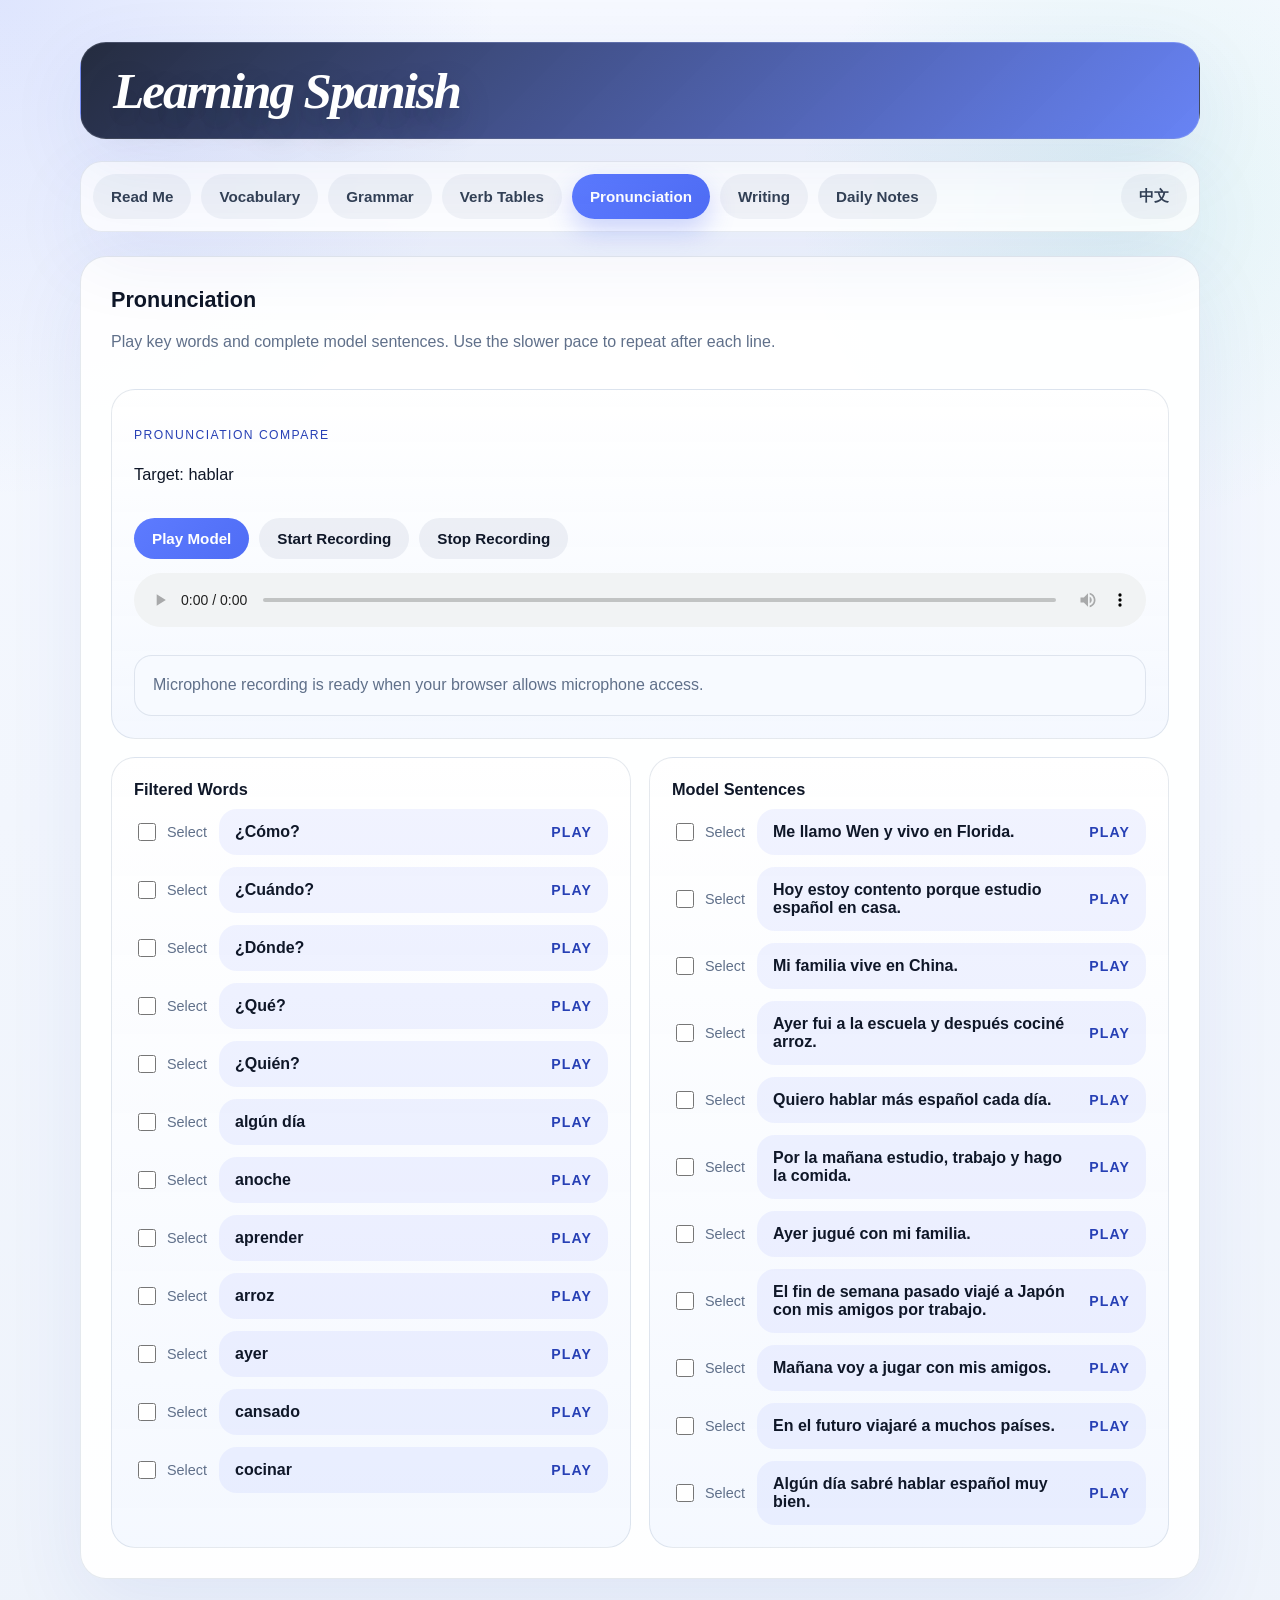
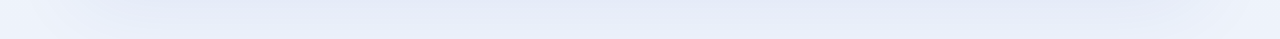
<file: pronunciation.html>
<!DOCTYPE html>
<html lang="en">
<head>
  <meta charset="UTF-8">
  <meta name="viewport" content="width=device-width, initial-scale=1.0">
  <title>Spanish Learning - Pronunciation</title>
  <link rel="stylesheet" href="styles.css">
</head>
<body>
  <main class="shell">
    <section class="page-title-banner">
      <h1>Learning Spanish</h1>
    </section>

    <nav class="tab-bar" aria-label="Main pages">
      <a class="tab-button" href="index.html">Read Me</a>
      <a class="tab-button" href="vocabulary.html">Vocabulary</a>
      <a class="tab-button" href="grammar.html">Grammar</a>
      <a class="tab-button" href="verbs.html">Verb Tables</a>
      <a class="tab-button active" href="pronunciation.html">Pronunciation</a>
      <a class="tab-button" href="review.html">Review</a>
      <a class="tab-button" href="flashcards.html">Flashcards</a>
      <a class="tab-button" href="stories.html">Stories</a>
      <a class="tab-button" href="practice.html">Practice</a>
      <a class="tab-button" href="writing.html">Writing</a>
      <a class="tab-button" href="summary.html">Summary</a>
      <a class="tab-button" href="notes.html">Daily Notes</a>
    </nav>

    <section class="tab-panel active">
      <article class="card">
        <div class="section-header">
          <div>
            <h2>Pronunciation</h2>
            <p class="muted">Play key words and complete model sentences. Use the slower pace to repeat after each line.</p>
          </div>
        </div>
        <section class="recording-panel">
          <div>
            <p class="card-label">Pronunciation Compare</p>
            <p id="recording-target" class="recording-target">Select any word or sentence below. Then play the model, record your voice, and replay your version.</p>
          </div>
          <div class="button-row">
            <button id="play-recording-target" type="button">Play Model</button>
            <button id="start-recording" type="button" class="secondary-button">Start Recording</button>
            <button id="stop-recording" type="button" class="secondary-button">Stop Recording</button>
          </div>
          <audio id="recording-playback" class="recording-audio" controls></audio>
          <div id="recording-status" class="result-box muted">Microphone recording is ready when your browser allows microphone access.</div>
        </section>
        <div id="pronunciation-list" class="pronunciation-grid"></div>
      </article>
    </section>
  </main>

  <script src="app.js"></script>
</body>
</html>
</file>
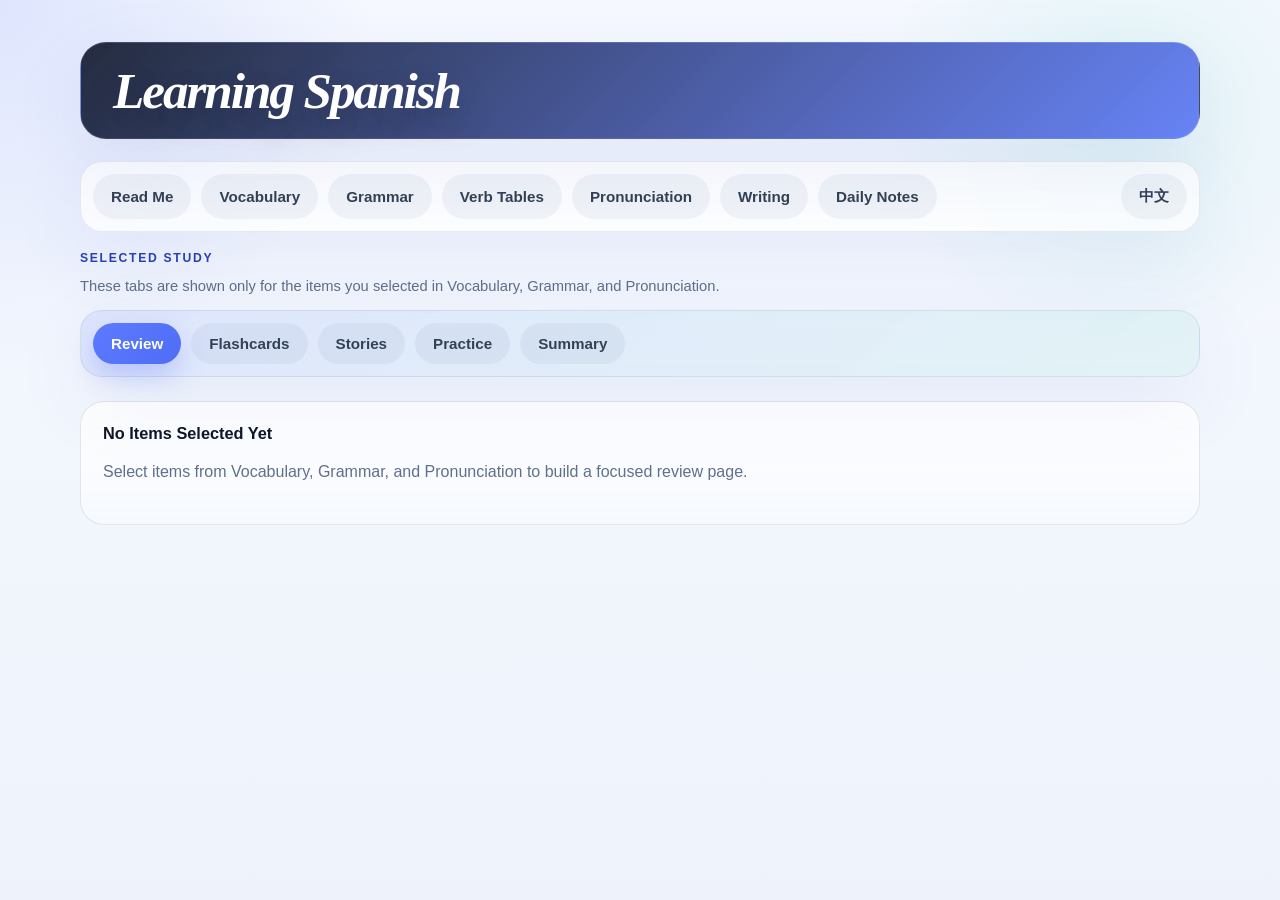
<file: review.html>
<!DOCTYPE html>
<html lang="en">
<head>
  <meta charset="UTF-8">
  <meta name="viewport" content="width=device-width, initial-scale=1.0">
  <title>Spanish Learning - Review</title>
  <link rel="stylesheet" href="styles.css">
</head>
<body>
  <main class="shell">
    <section class="page-title-banner">
      <h1>Learning Spanish</h1>
    </section>

    <nav class="tab-bar" aria-label="Main pages">
      <a class="tab-button" href="index.html">Read Me</a>
      <a class="tab-button" href="vocabulary.html">Vocabulary</a>
      <a class="tab-button" href="grammar.html">Grammar</a>
      <a class="tab-button" href="verbs.html">Verb Tables</a>
      <a class="tab-button" href="pronunciation.html">Pronunciation</a>
      <a class="tab-button active" href="review.html">Review</a>
      <a class="tab-button" href="flashcards.html">Flashcards</a>
      <a class="tab-button" href="stories.html">Stories</a>
      <a class="tab-button" href="practice.html">Practice</a>
      <a class="tab-button" href="writing.html">Writing</a>
      <a class="tab-button" href="summary.html">Summary</a>
      <a class="tab-button" href="notes.html">Daily Notes</a>
    </nav>

    <section class="tab-panel active">
      <div id="review-content" class="review-stack"></div>
    </section>
  </main>
  <script src="app.js"></script>
</body>
</html>
</file>
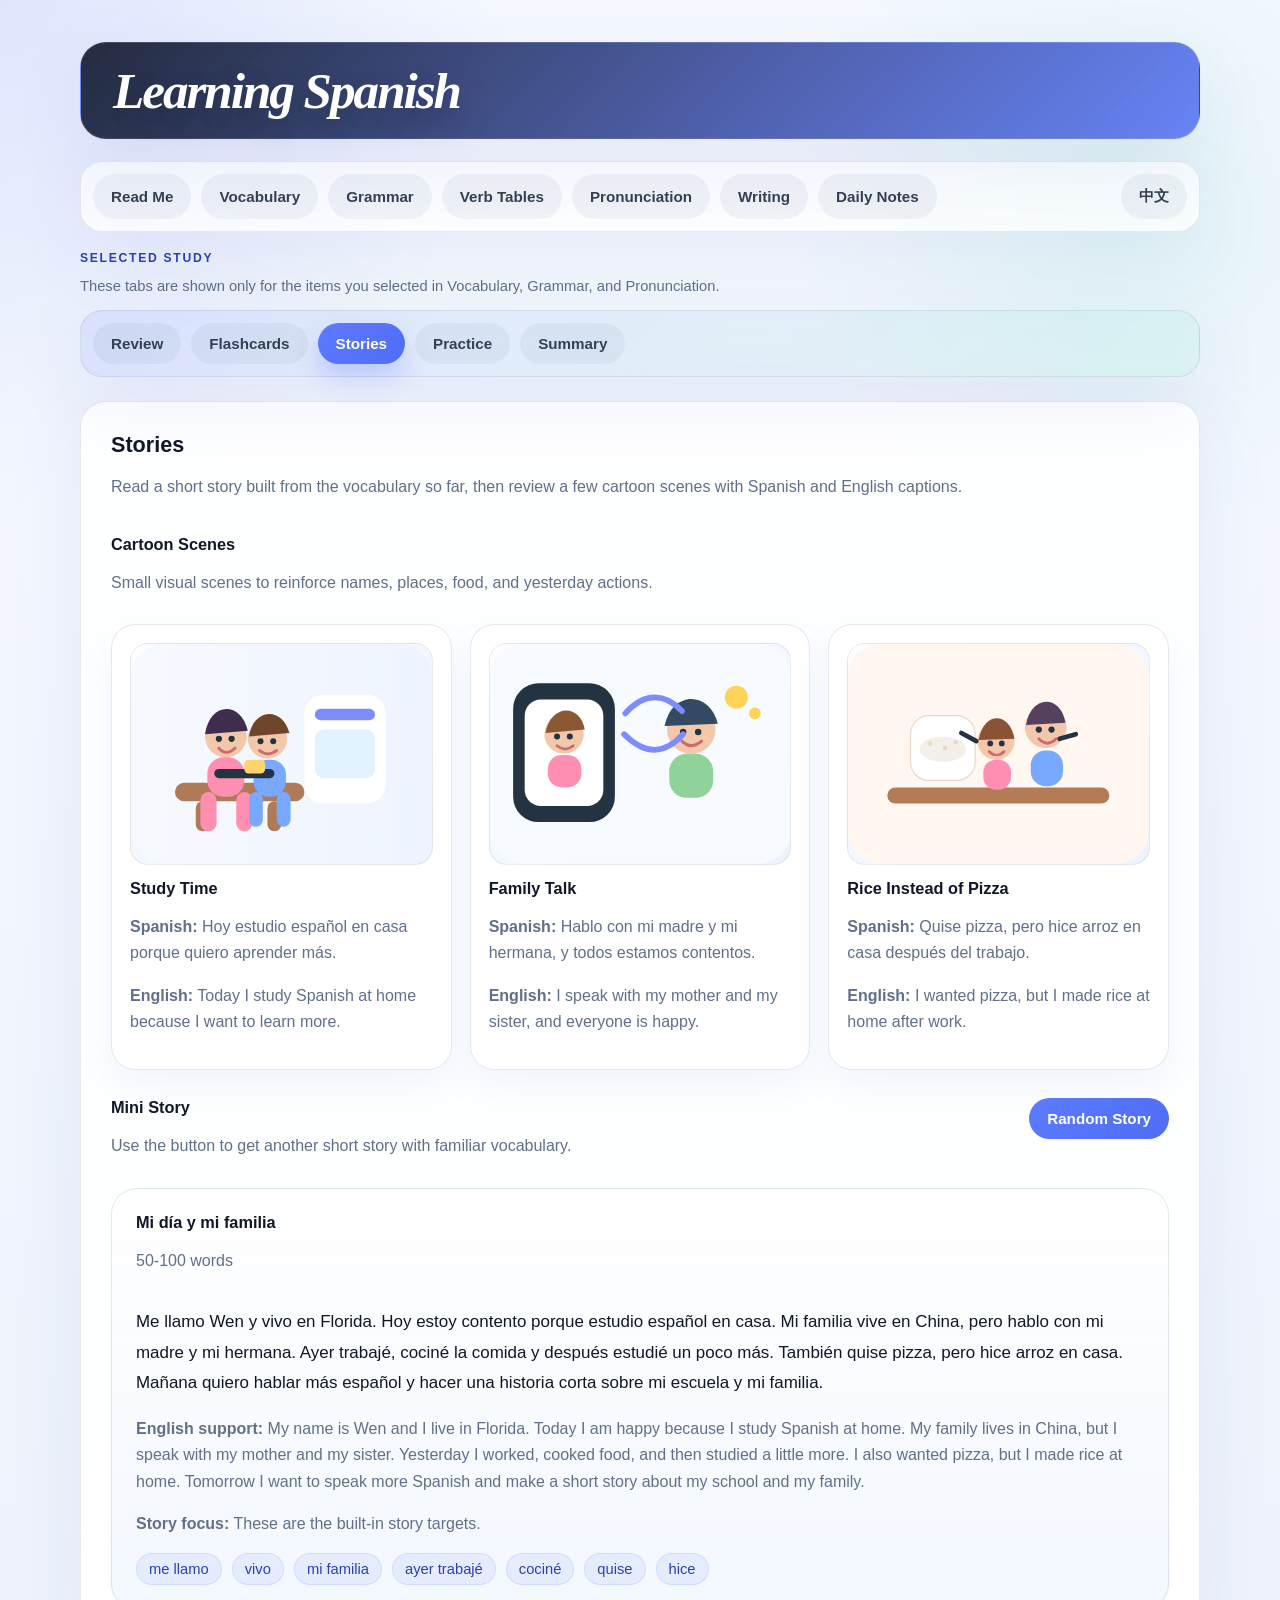
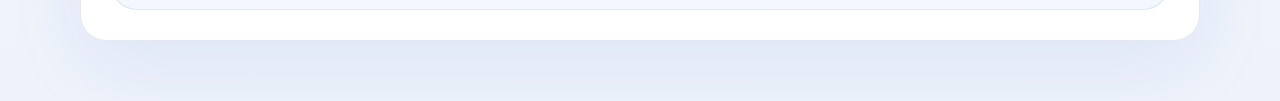
<file: stories.html>
<!DOCTYPE html>
<html lang="en">
<head>
  <meta charset="UTF-8">
  <meta name="viewport" content="width=device-width, initial-scale=1.0">
  <title>Spanish Learning - Stories</title>
  <link rel="stylesheet" href="styles.css">
</head>
<body>
  <main class="shell">
    <section class="page-title-banner">
      <h1>Learning Spanish</h1>
    </section>

    <nav class="tab-bar" aria-label="Main pages">
      <a class="tab-button" href="index.html">Read Me</a>
      <a class="tab-button" href="vocabulary.html">Vocabulary</a>
      <a class="tab-button" href="grammar.html">Grammar</a>
      <a class="tab-button" href="verbs.html">Verb Tables</a>
      <a class="tab-button" href="pronunciation.html">Pronunciation</a>
      <a class="tab-button" href="review.html">Review</a>
      <a class="tab-button" href="flashcards.html">Flashcards</a>
      <a class="tab-button active" href="stories.html">Stories</a>
      <a class="tab-button" href="practice.html">Practice</a>
      <a class="tab-button" href="writing.html">Writing</a>
      <a class="tab-button" href="summary.html">Summary</a>
      <a class="tab-button" href="notes.html">Daily Notes</a>
    </nav>

    <section class="tab-panel active">
      <article class="card">
        <div class="section-header">
          <div>
            <h2>Stories</h2>
            <p class="muted">Read a short story built from the vocabulary so far, then review a few cartoon scenes with Spanish and English captions.</p>
          </div>
        </div>
        <div class="illustration-block">
          <div class="story-topline">
            <div>
              <h3>Cartoon Scenes</h3>
              <p class="muted">Small visual scenes to reinforce names, places, food, and yesterday actions.</p>
            </div>
          </div>
          <div id="story-gallery" class="story-gallery"></div>
        </div>
        <div class="story-block">
          <div class="story-topline">
            <div>
              <h3>Mini Story</h3>
              <p class="muted">Use the button to get another short story with familiar vocabulary.</p>
            </div>
            <button id="next-story" type="button">Random Story</button>
          </div>
          <div id="story-list" class="story-list"></div>
        </div>
      </article>
    </section>
  </main>

  <script src="app.js"></script>
</body>
</html>
</file>
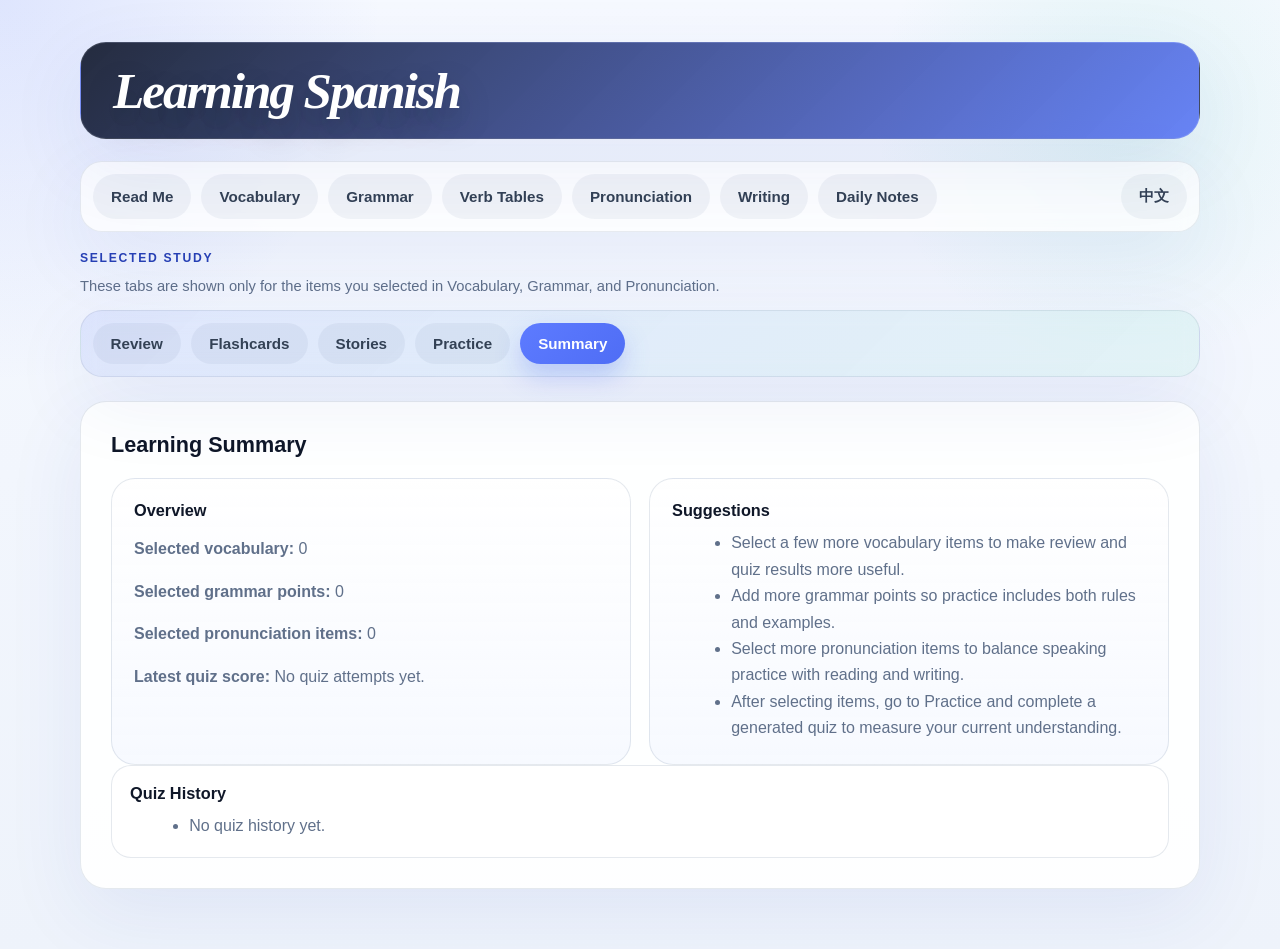
<file: summary.html>
<!DOCTYPE html>
<html lang="en">
<head>
  <meta charset="UTF-8">
  <meta name="viewport" content="width=device-width, initial-scale=1.0">
  <title>Spanish Learning - Summary</title>
  <link rel="stylesheet" href="styles.css">
</head>
<body>
  <main class="shell">
    <section class="page-title-banner">
      <h1>Learning Spanish</h1>
    </section>

    <nav class="tab-bar" aria-label="Main pages">
      <a class="tab-button" href="index.html">Read Me</a>
      <a class="tab-button" href="vocabulary.html">Vocabulary</a>
      <a class="tab-button" href="grammar.html">Grammar</a>
      <a class="tab-button" href="verbs.html">Verb Tables</a>
      <a class="tab-button" href="pronunciation.html">Pronunciation</a>
      <a class="tab-button" href="review.html">Review</a>
      <a class="tab-button" href="flashcards.html">Flashcards</a>
      <a class="tab-button" href="stories.html">Stories</a>
      <a class="tab-button" href="practice.html">Practice</a>
      <a class="tab-button" href="writing.html">Writing</a>
      <a class="tab-button active" href="summary.html">Summary</a>
      <a class="tab-button" href="notes.html">Daily Notes</a>
    </nav>

    <section class="tab-panel active">
      <article class="card">
        <h2>Learning Summary</h2>
        <div class="info-grid">
          <div class="info-panel">
            <h3>Overview</h3>
            <div id="summary-overview"></div>
          </div>
          <div class="info-panel">
            <h3>Suggestions</h3>
            <div id="summary-suggestions"></div>
          </div>
        </div>
        <article class="info-panel summary-history-panel">
          <h3>Quiz History</h3>
          <ul id="summary-history" class="note-list"></ul>
        </article>
      </article>
    </section>
  </main>
  <script src="app.js"></script>
</body>
</html>
</file>
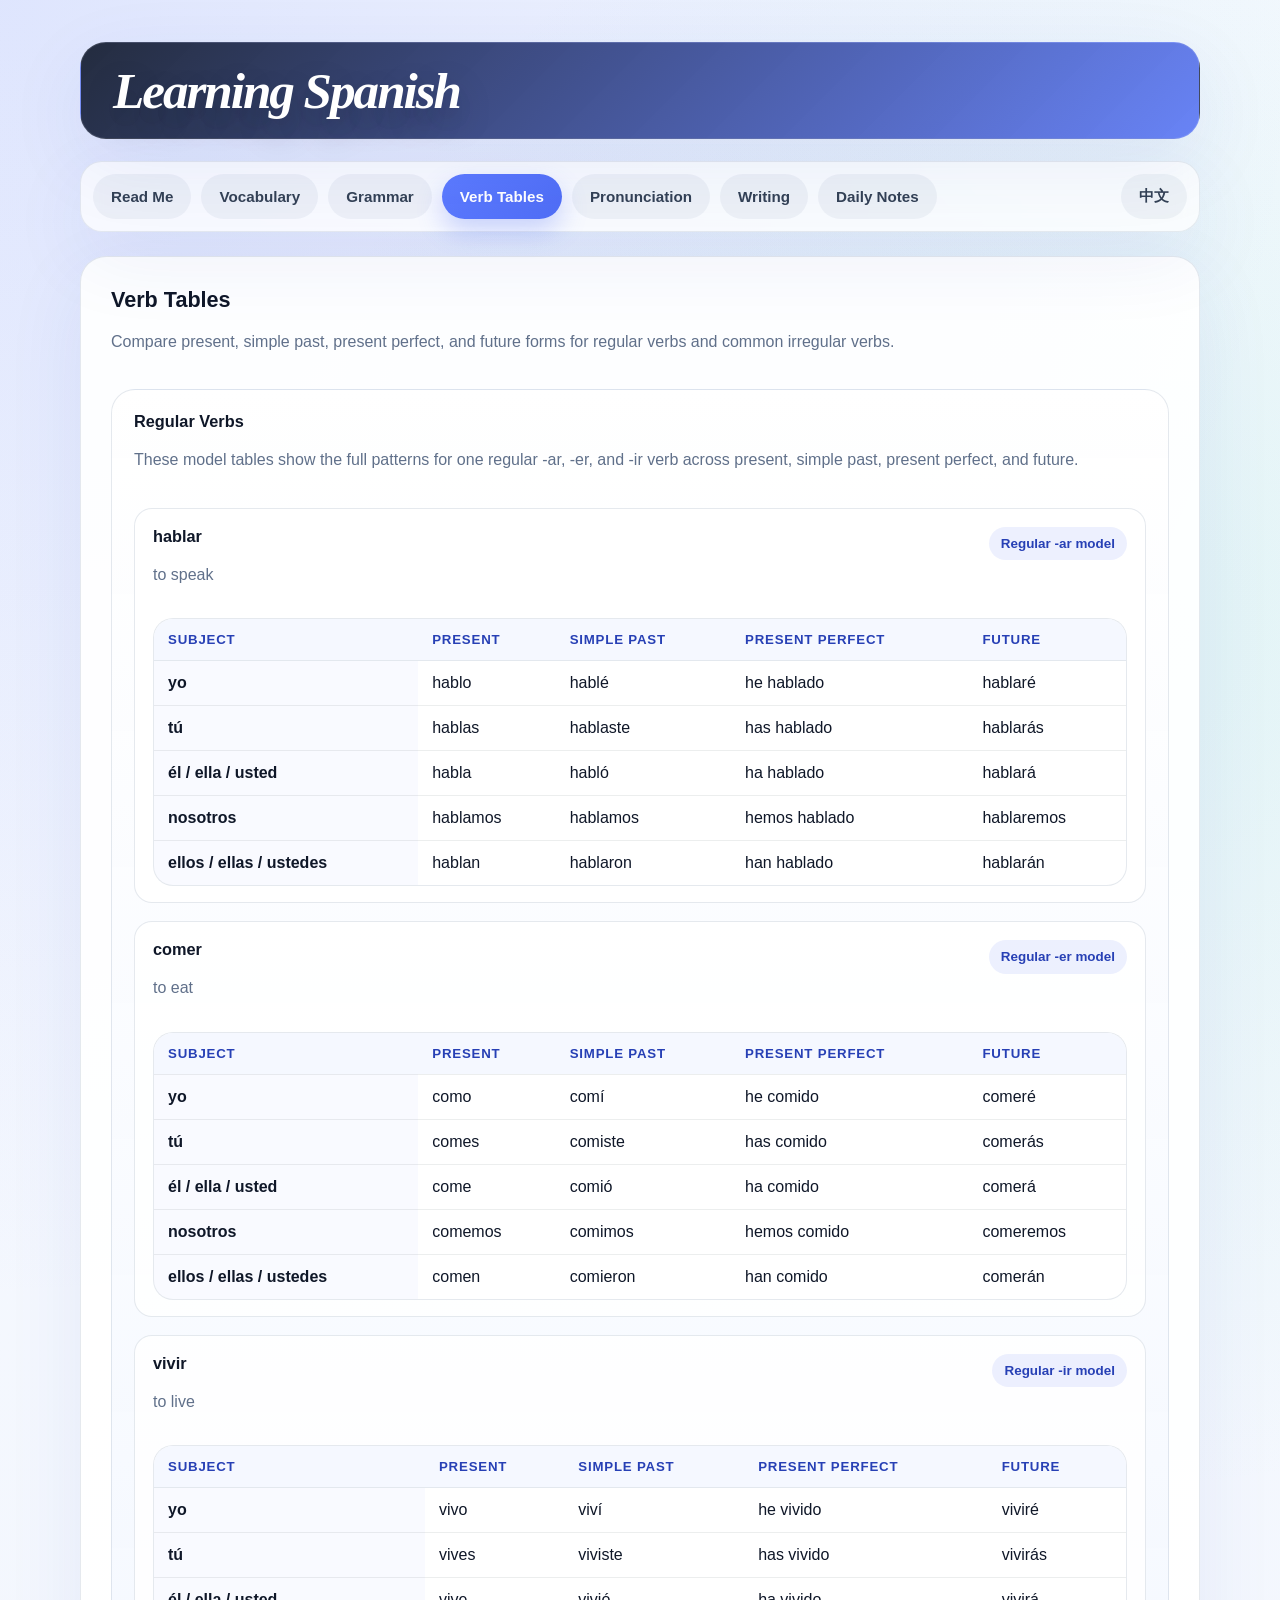
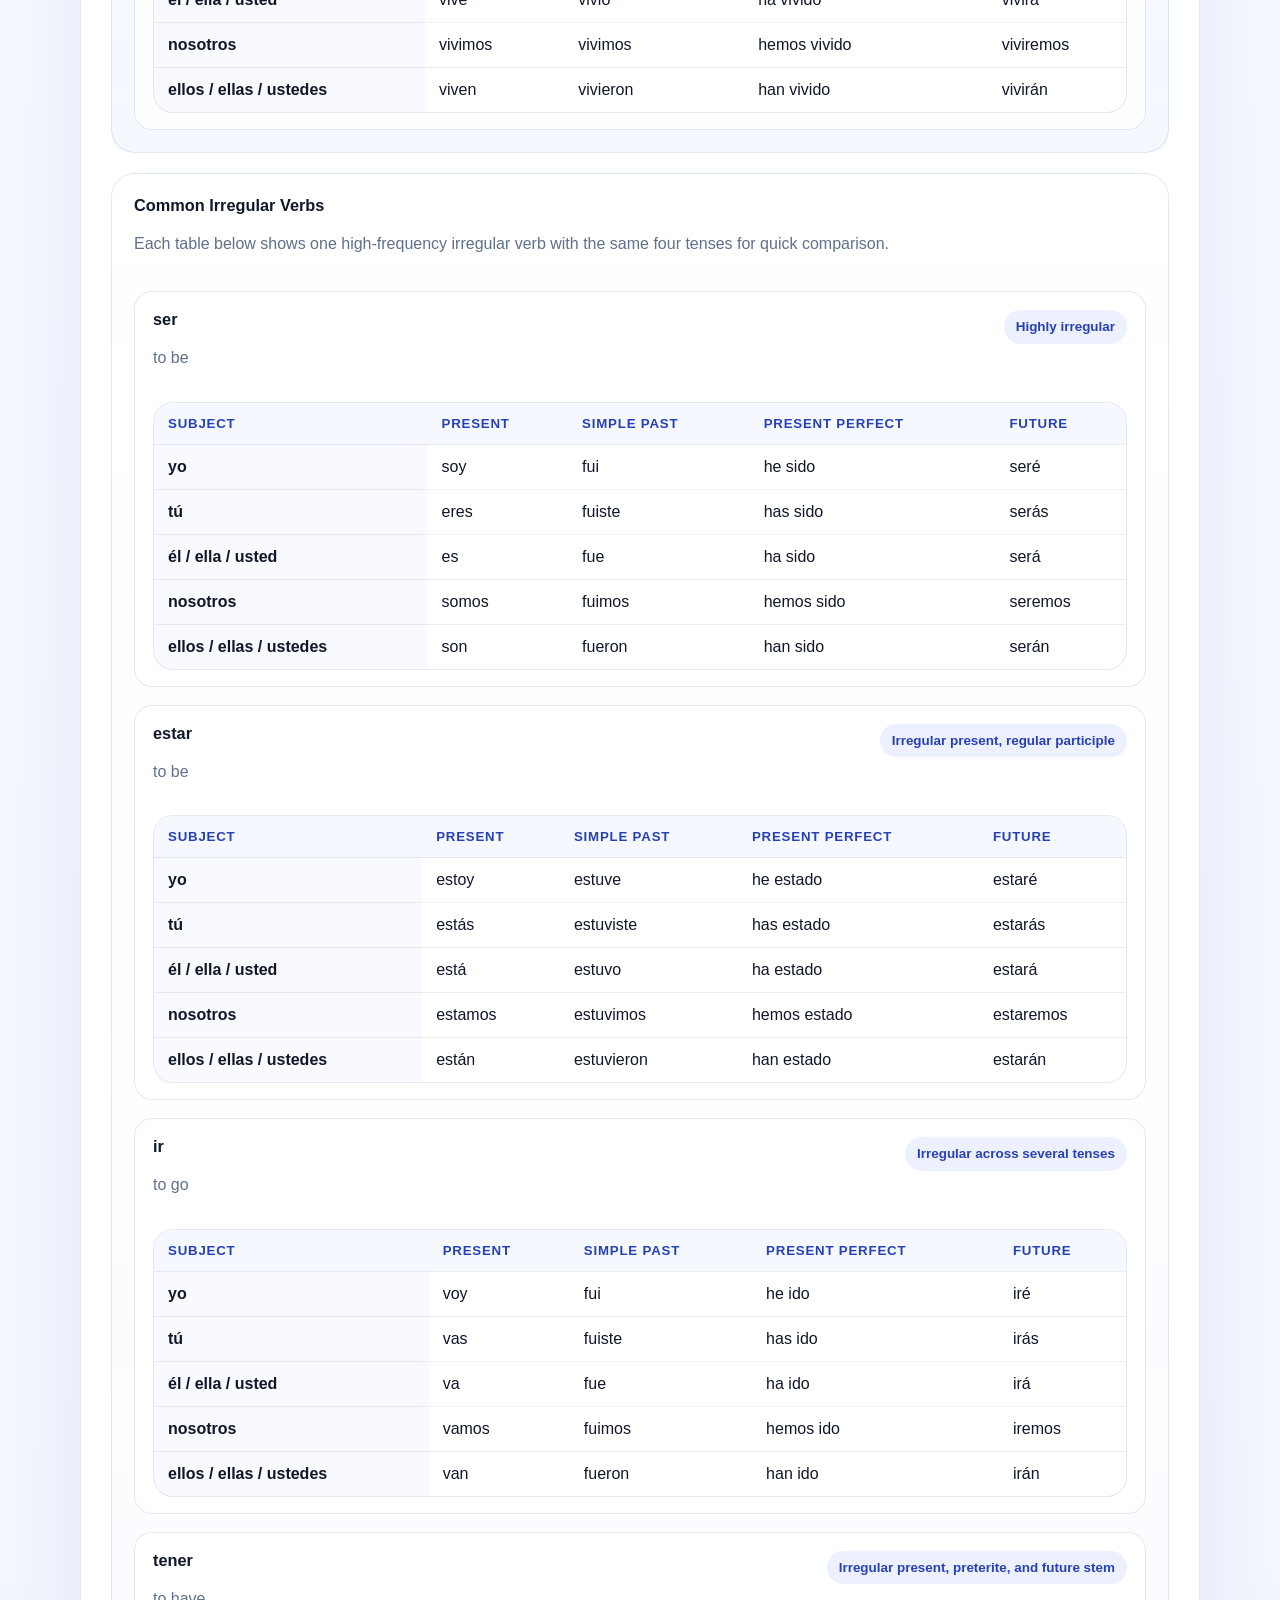
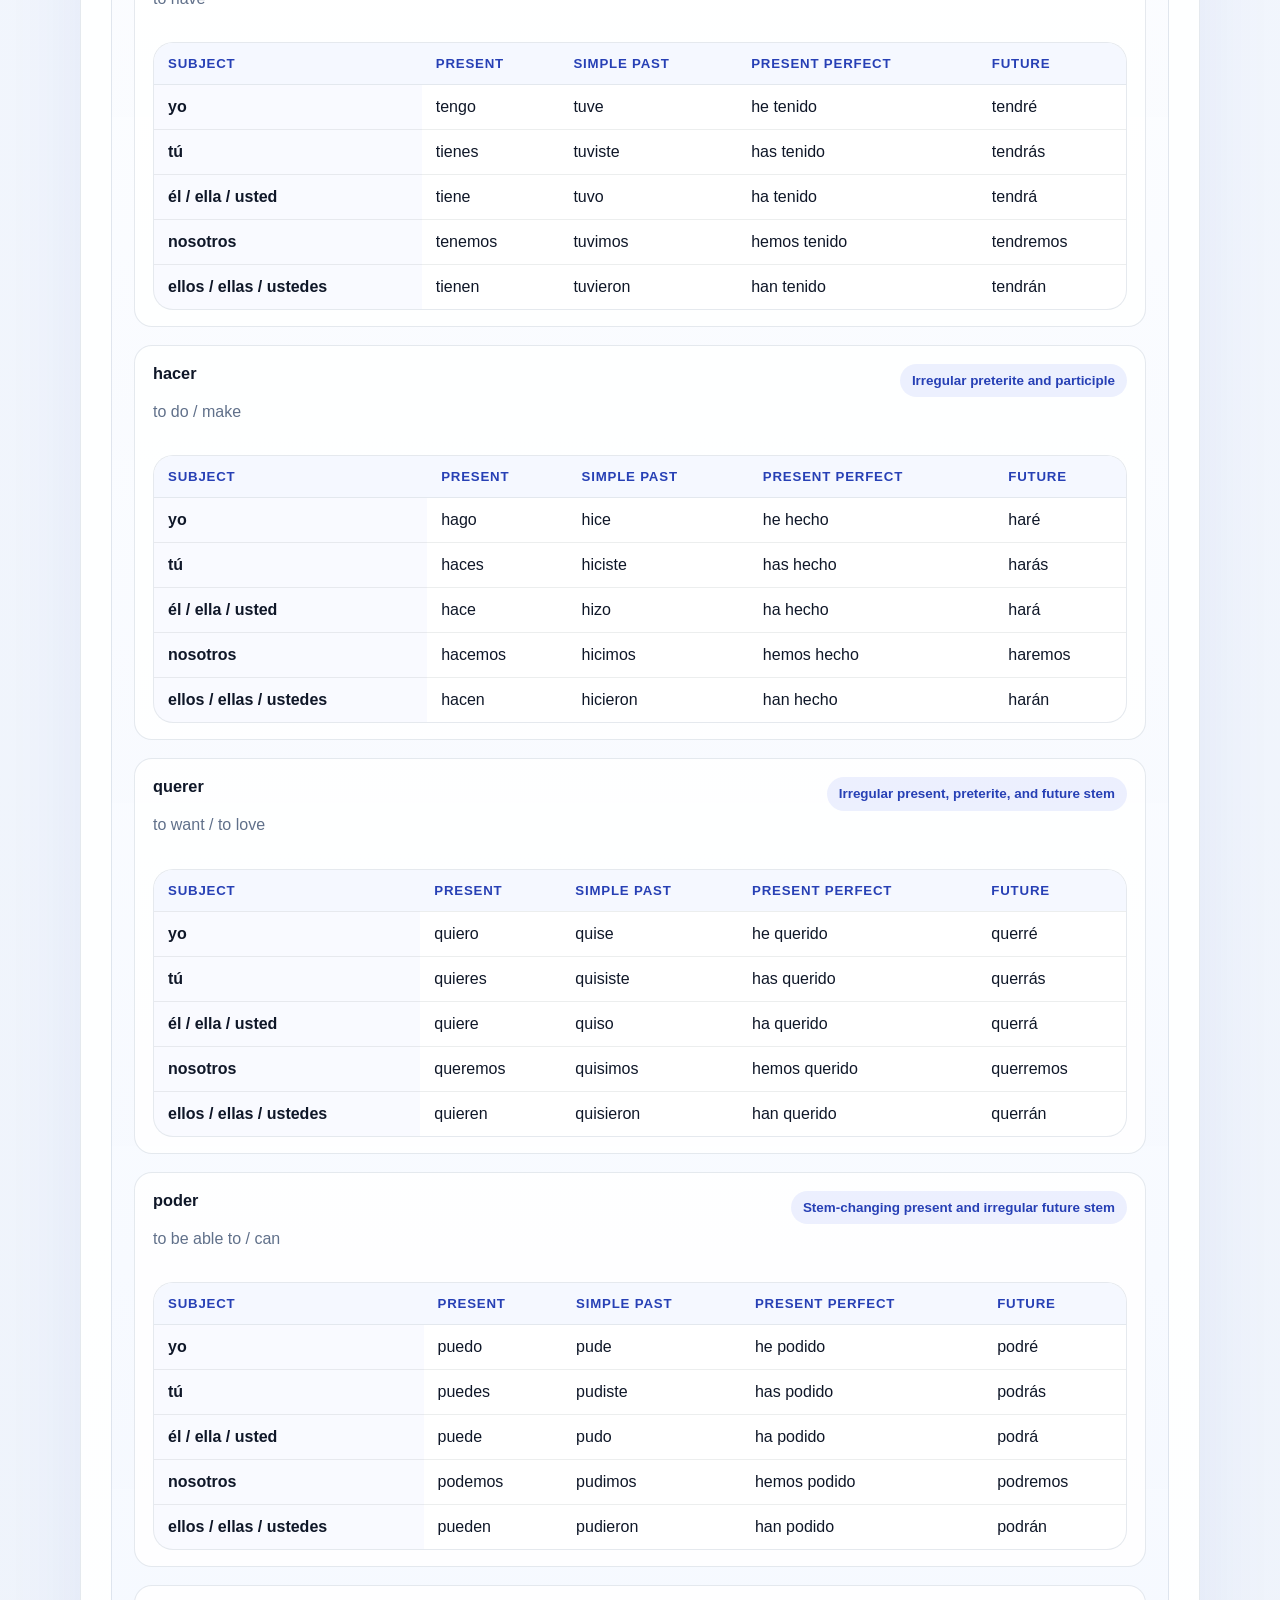
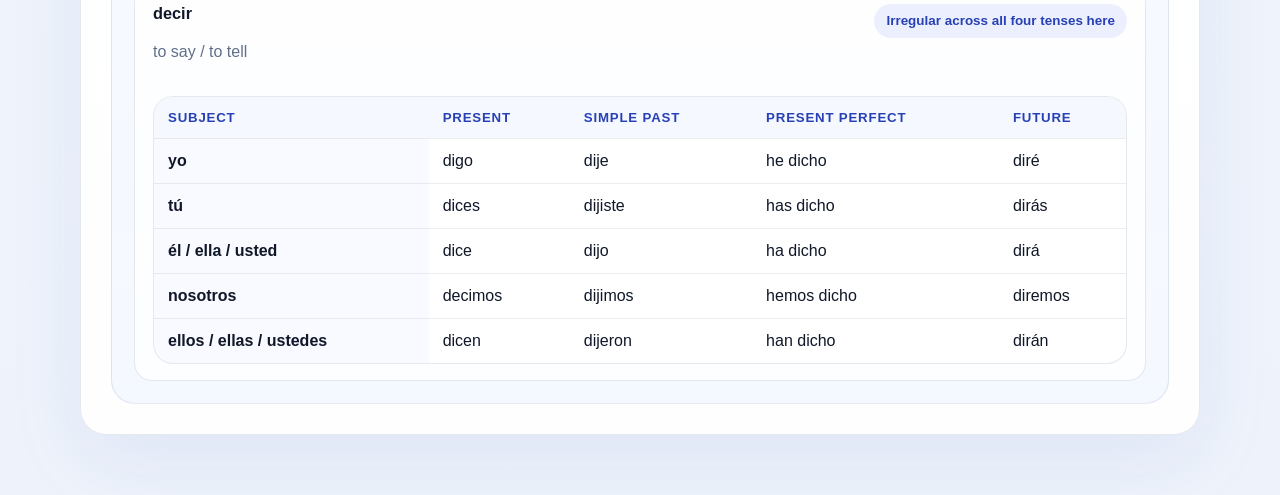
<file: verbs.html>
<!DOCTYPE html>
<html lang="en">
<head>
  <meta charset="UTF-8">
  <meta name="viewport" content="width=device-width, initial-scale=1.0">
  <title>Spanish Learning - Verb Tables</title>
  <link rel="stylesheet" href="styles.css">
</head>
<body>
  <main class="shell">
    <section class="page-title-banner">
      <h1>Learning Spanish</h1>
    </section>

    <nav class="tab-bar" aria-label="Main pages">
      <a class="tab-button" href="index.html">Read Me</a>
      <a class="tab-button" href="vocabulary.html">Vocabulary</a>
      <a class="tab-button" href="grammar.html">Grammar</a>
      <a class="tab-button active" href="verbs.html">Verb Tables</a>
      <a class="tab-button" href="pronunciation.html">Pronunciation</a>
      <a class="tab-button" href="review.html">Review</a>
      <a class="tab-button" href="flashcards.html">Flashcards</a>
      <a class="tab-button" href="stories.html">Stories</a>
      <a class="tab-button" href="practice.html">Practice</a>
      <a class="tab-button" href="writing.html">Writing</a>
      <a class="tab-button" href="summary.html">Summary</a>
      <a class="tab-button" href="notes.html">Daily Notes</a>
    </nav>

    <section class="tab-panel active">
      <article class="card">
        <div class="section-header">
          <div>
            <h2>Verb Tables</h2>
            <p class="muted">Compare present, simple past, present perfect, and future forms for regular verbs and common irregular verbs.</p>
          </div>
        </div>
        <div id="verb-tables" class="grammar-grid"></div>
      </article>
    </section>
  </main>

  <script src="app.js"></script>
</body>
</html>
</file>
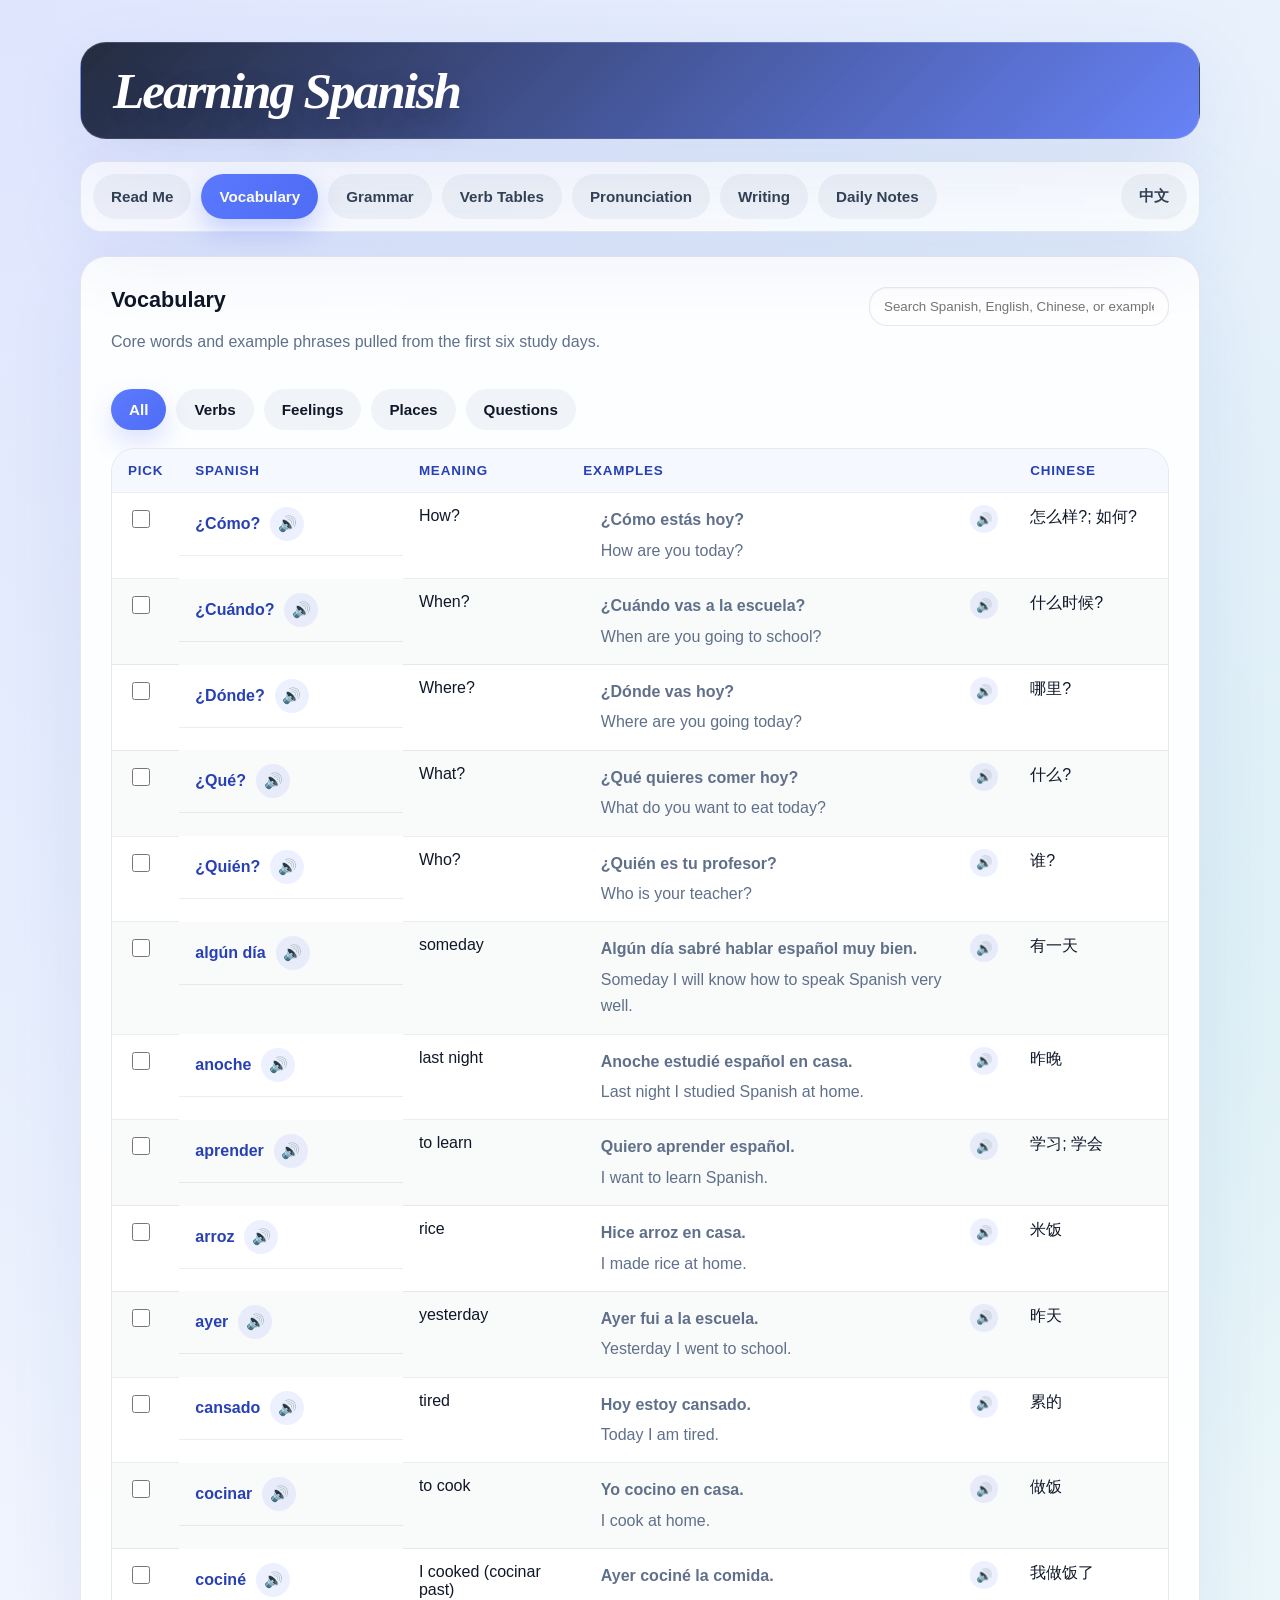
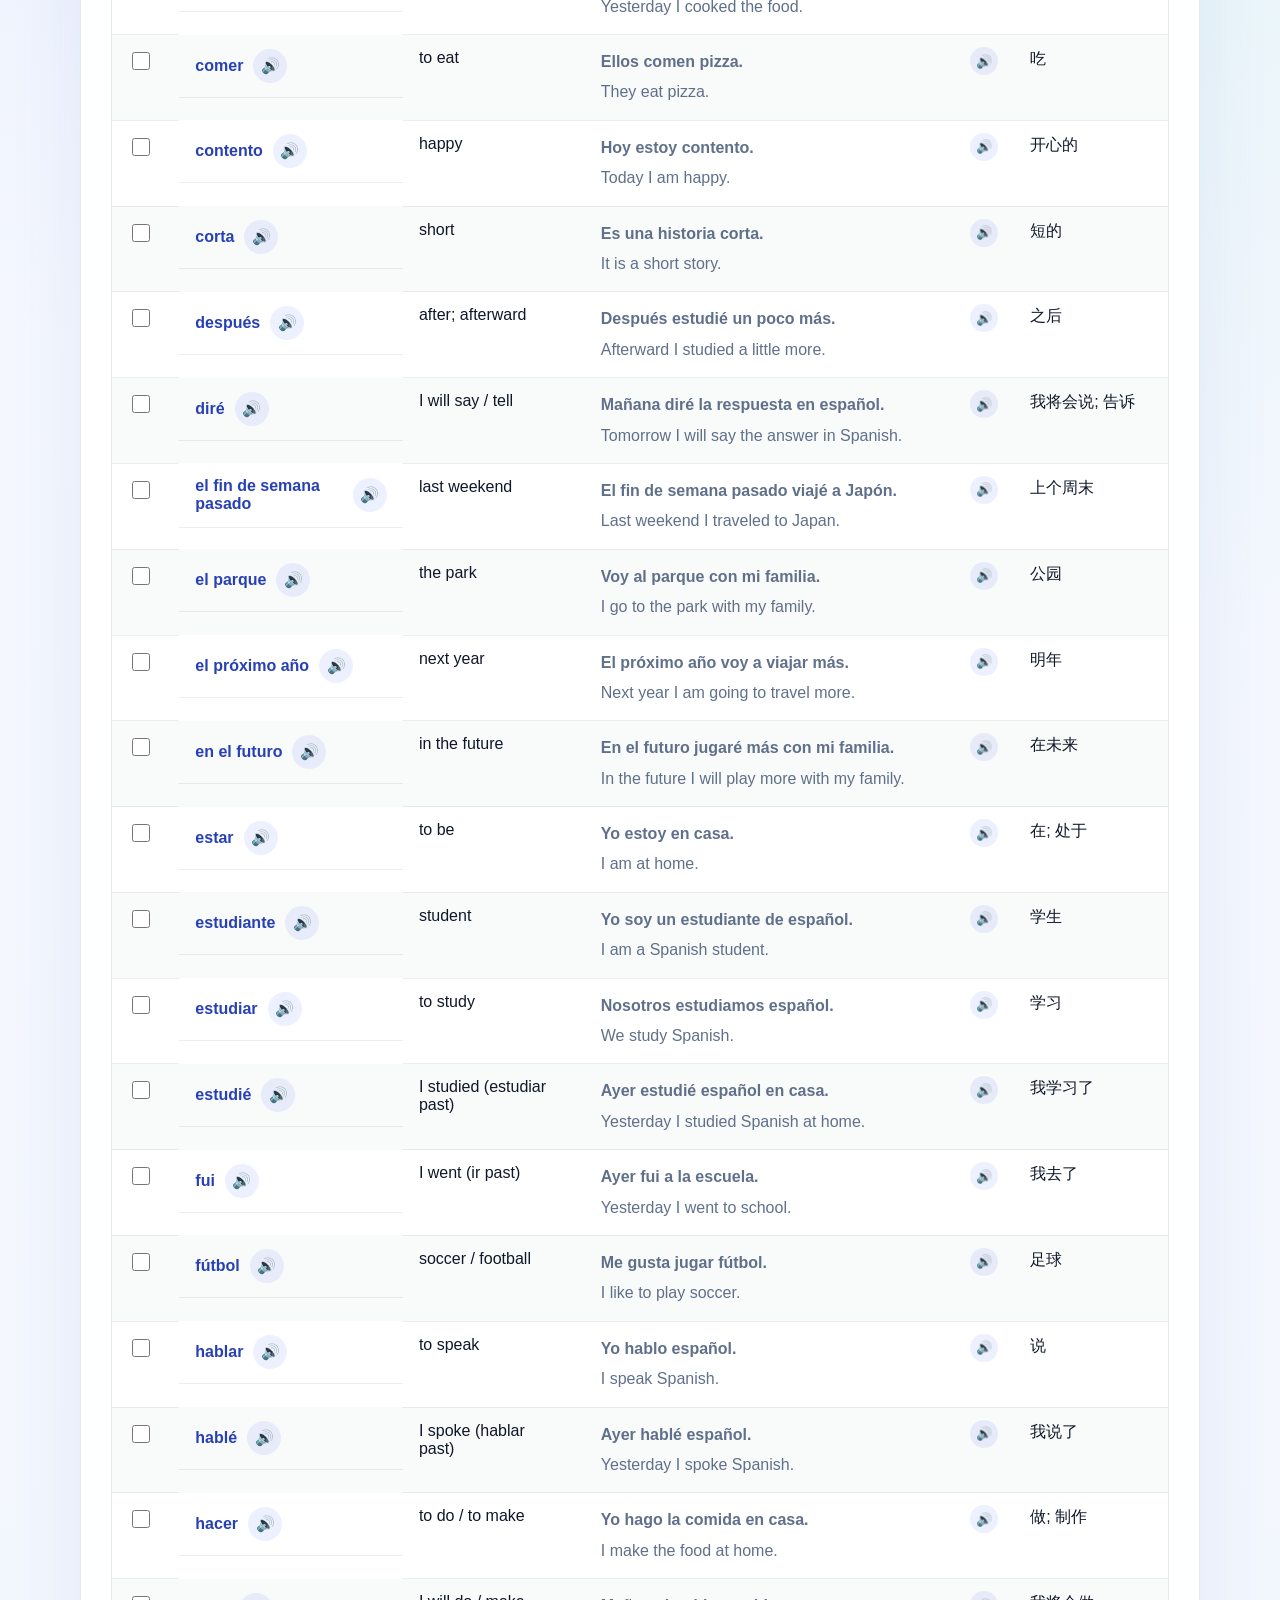
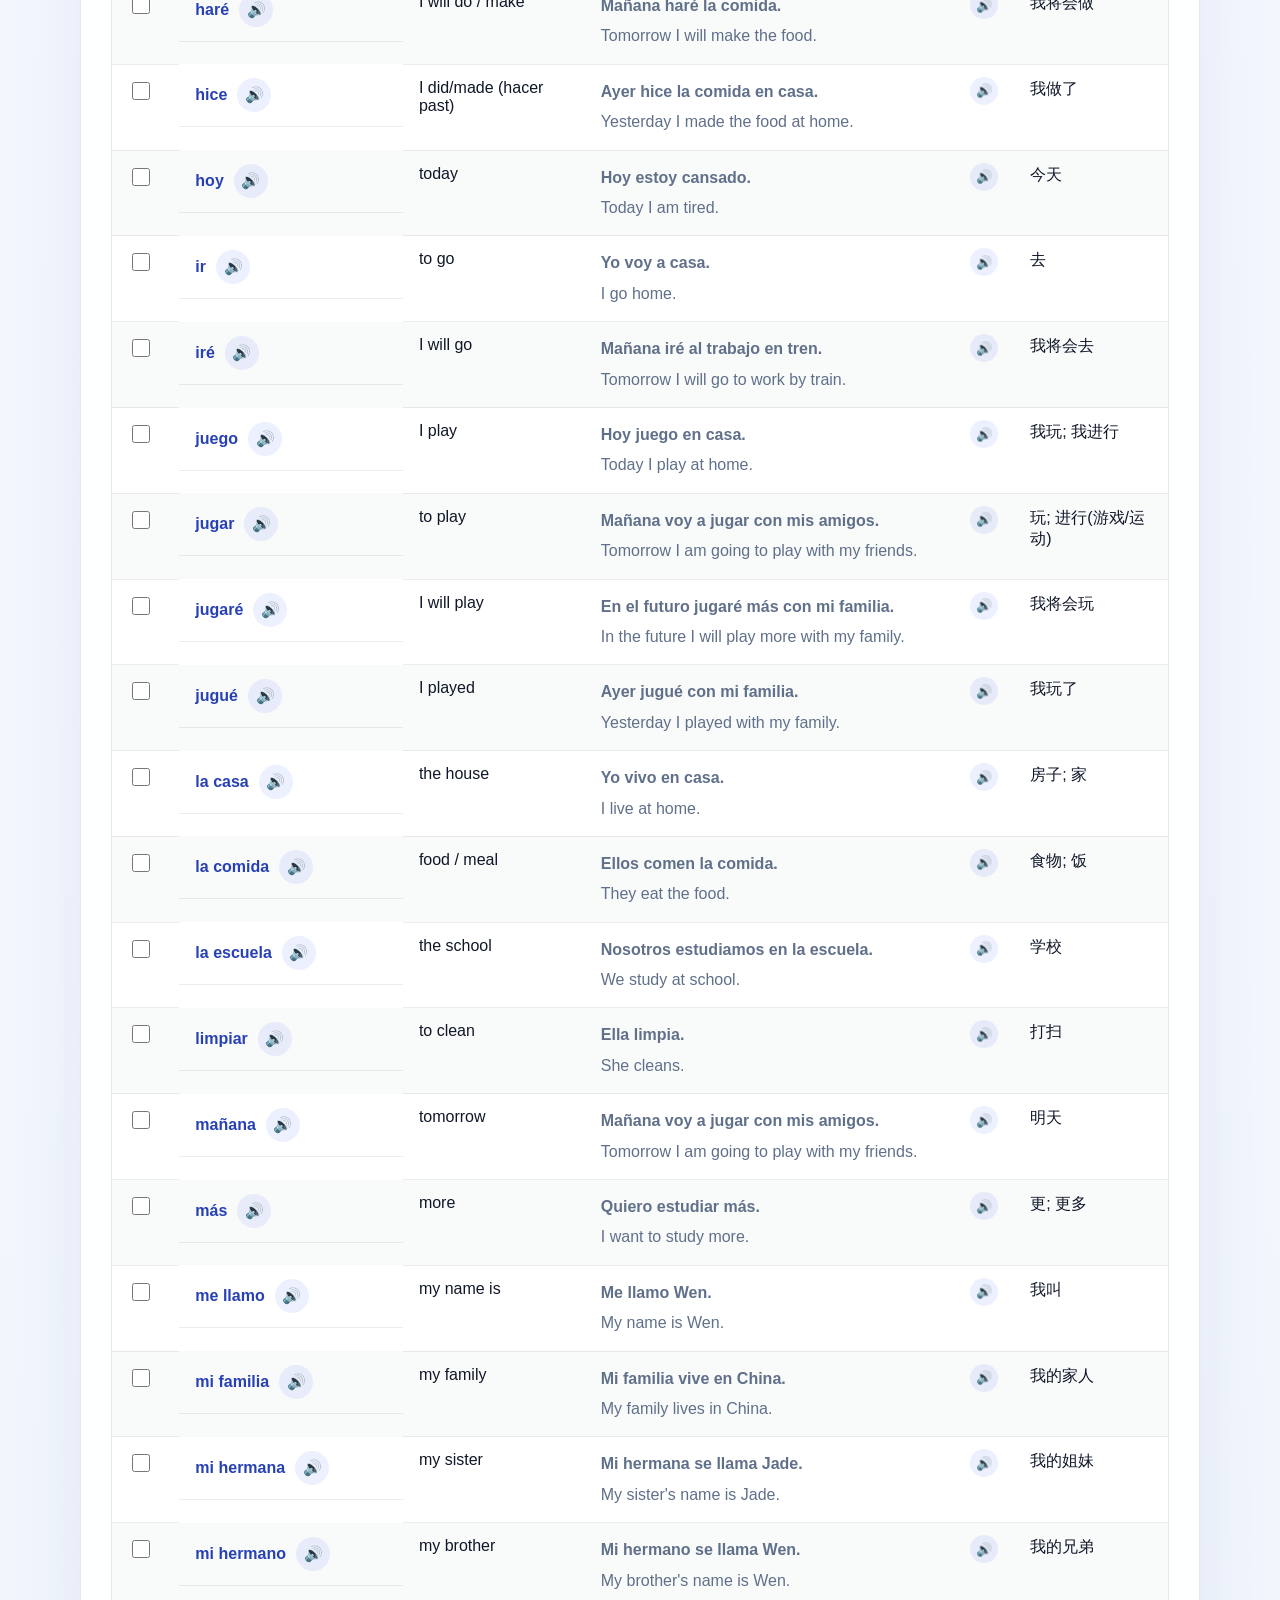
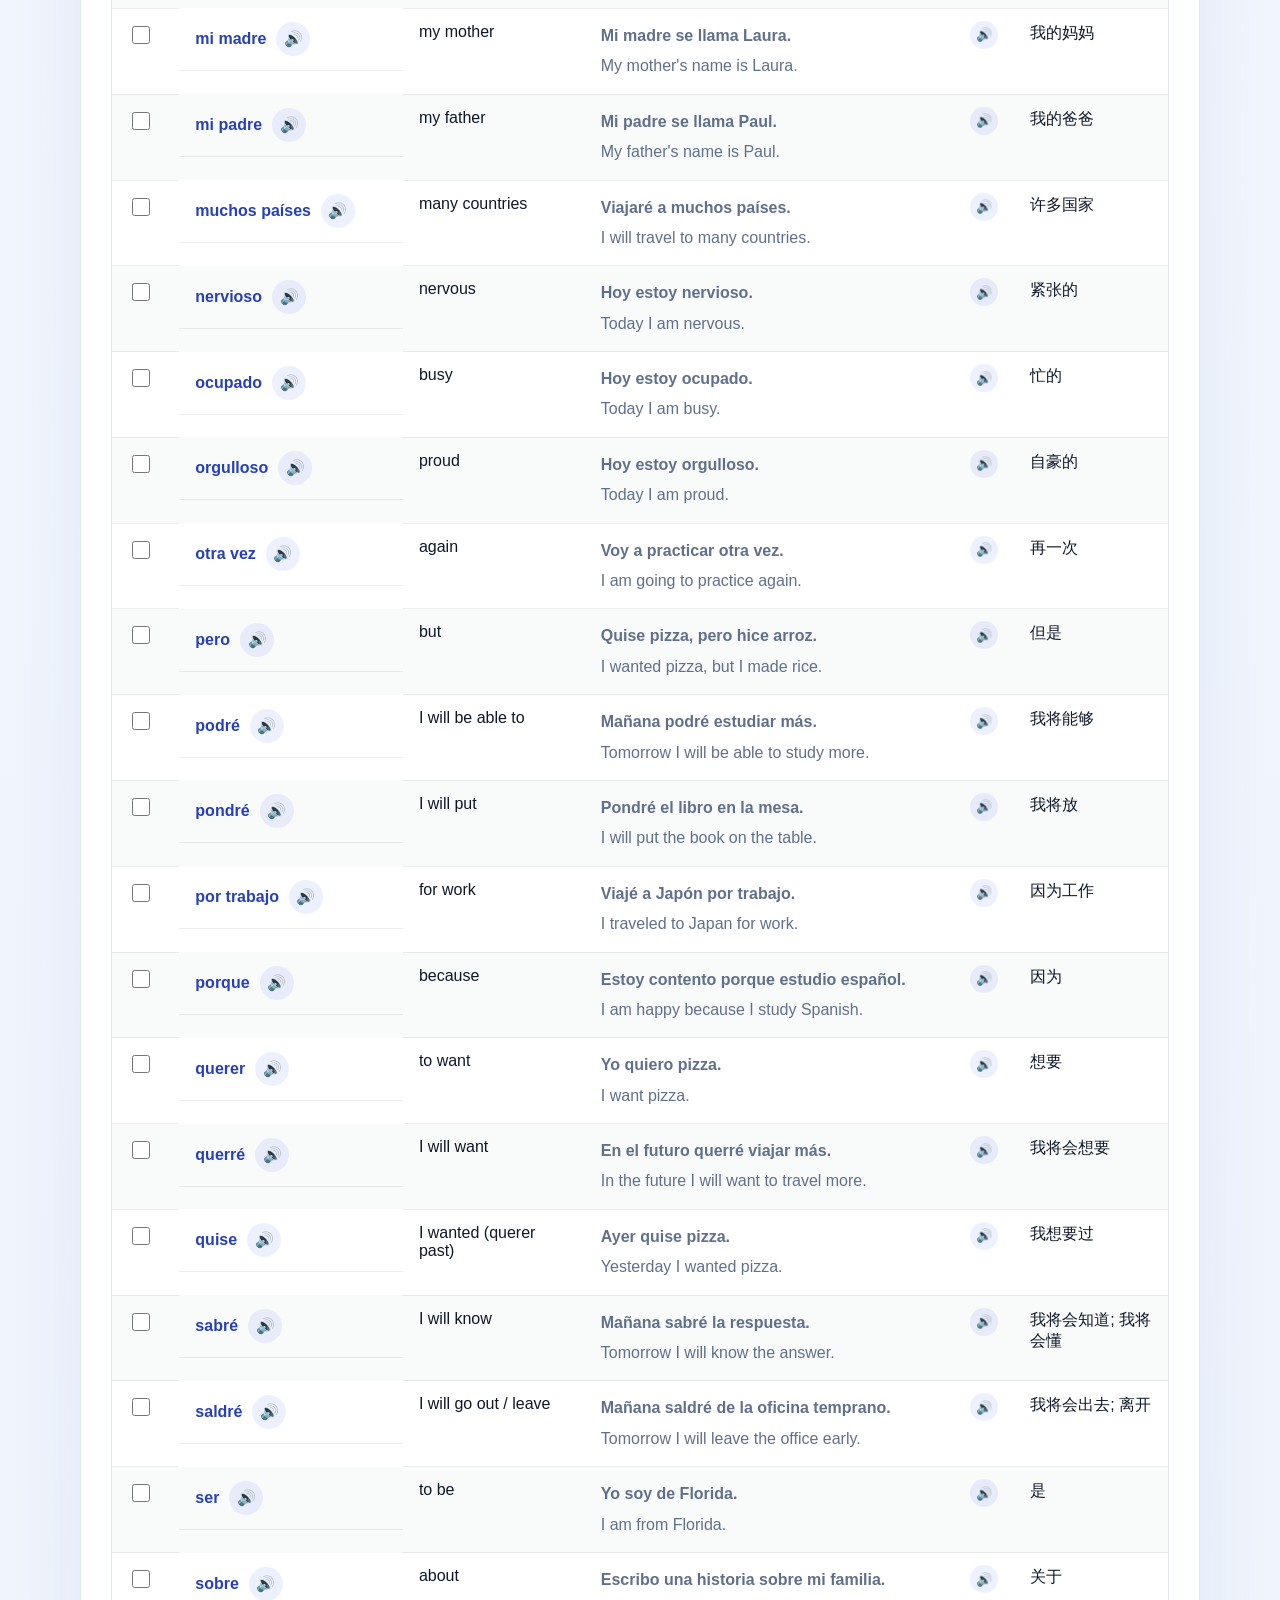
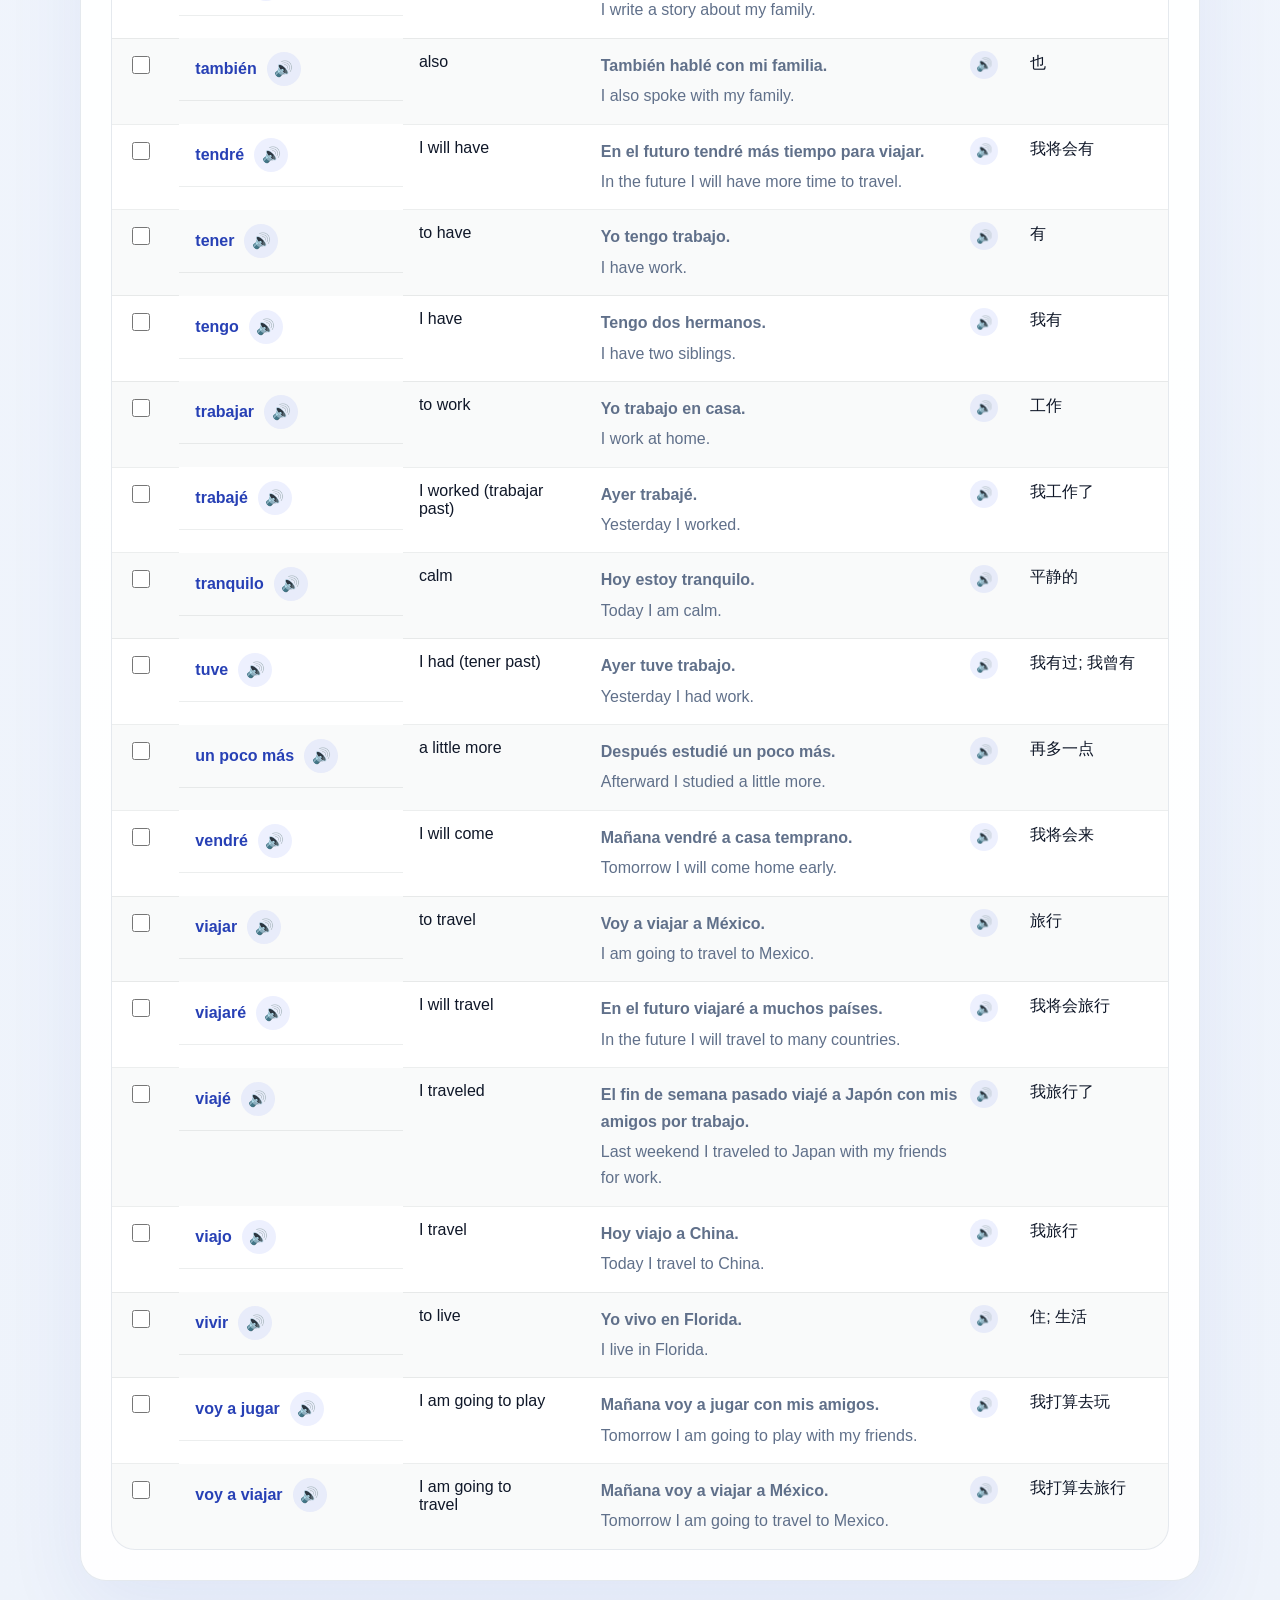
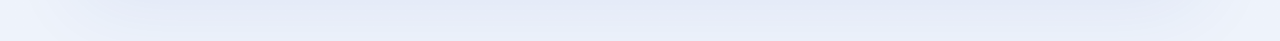
<file: vocabulary.html>
<!DOCTYPE html>
<html lang="en">
<head>
  <meta charset="UTF-8">
  <meta name="viewport" content="width=device-width, initial-scale=1.0">
  <title>Spanish Learning - Vocabulary</title>
  <link rel="stylesheet" href="styles.css">
</head>
<body>
  <main class="shell">
    <section class="page-title-banner">
      <h1>Learning Spanish</h1>
    </section>

    <nav class="tab-bar" aria-label="Main pages">
      <a class="tab-button" href="index.html">Read Me</a>
      <a class="tab-button active" href="vocabulary.html">Vocabulary</a>
      <a class="tab-button" href="grammar.html">Grammar</a>
      <a class="tab-button" href="verbs.html">Verb Tables</a>
      <a class="tab-button" href="pronunciation.html">Pronunciation</a>
      <a class="tab-button" href="review.html">Review</a>
      <a class="tab-button" href="flashcards.html">Flashcards</a>
      <a class="tab-button" href="stories.html">Stories</a>
      <a class="tab-button" href="practice.html">Practice</a>
      <a class="tab-button" href="writing.html">Writing</a>
      <a class="tab-button" href="summary.html">Summary</a>
      <a class="tab-button" href="notes.html">Daily Notes</a>
    </nav>

    <section class="tab-panel active">
      <article class="card">
        <div class="section-header">
          <div>
            <h2>Vocabulary</h2>
            <p class="muted">Core words and example phrases pulled from the first six study days.</p>
          </div>
          <input id="vocab-search" class="search-input" type="text" placeholder="Search Spanish, English, Chinese, or example">
        </div>
        <div id="topic-filters" class="filter-bar" aria-label="Topic filters"></div>
        <div id="vocab-list" class="vocab-grid"></div>
      </article>
    </section>
  </main>

  <script src="app.js"></script>
</body>
</html>
</file>
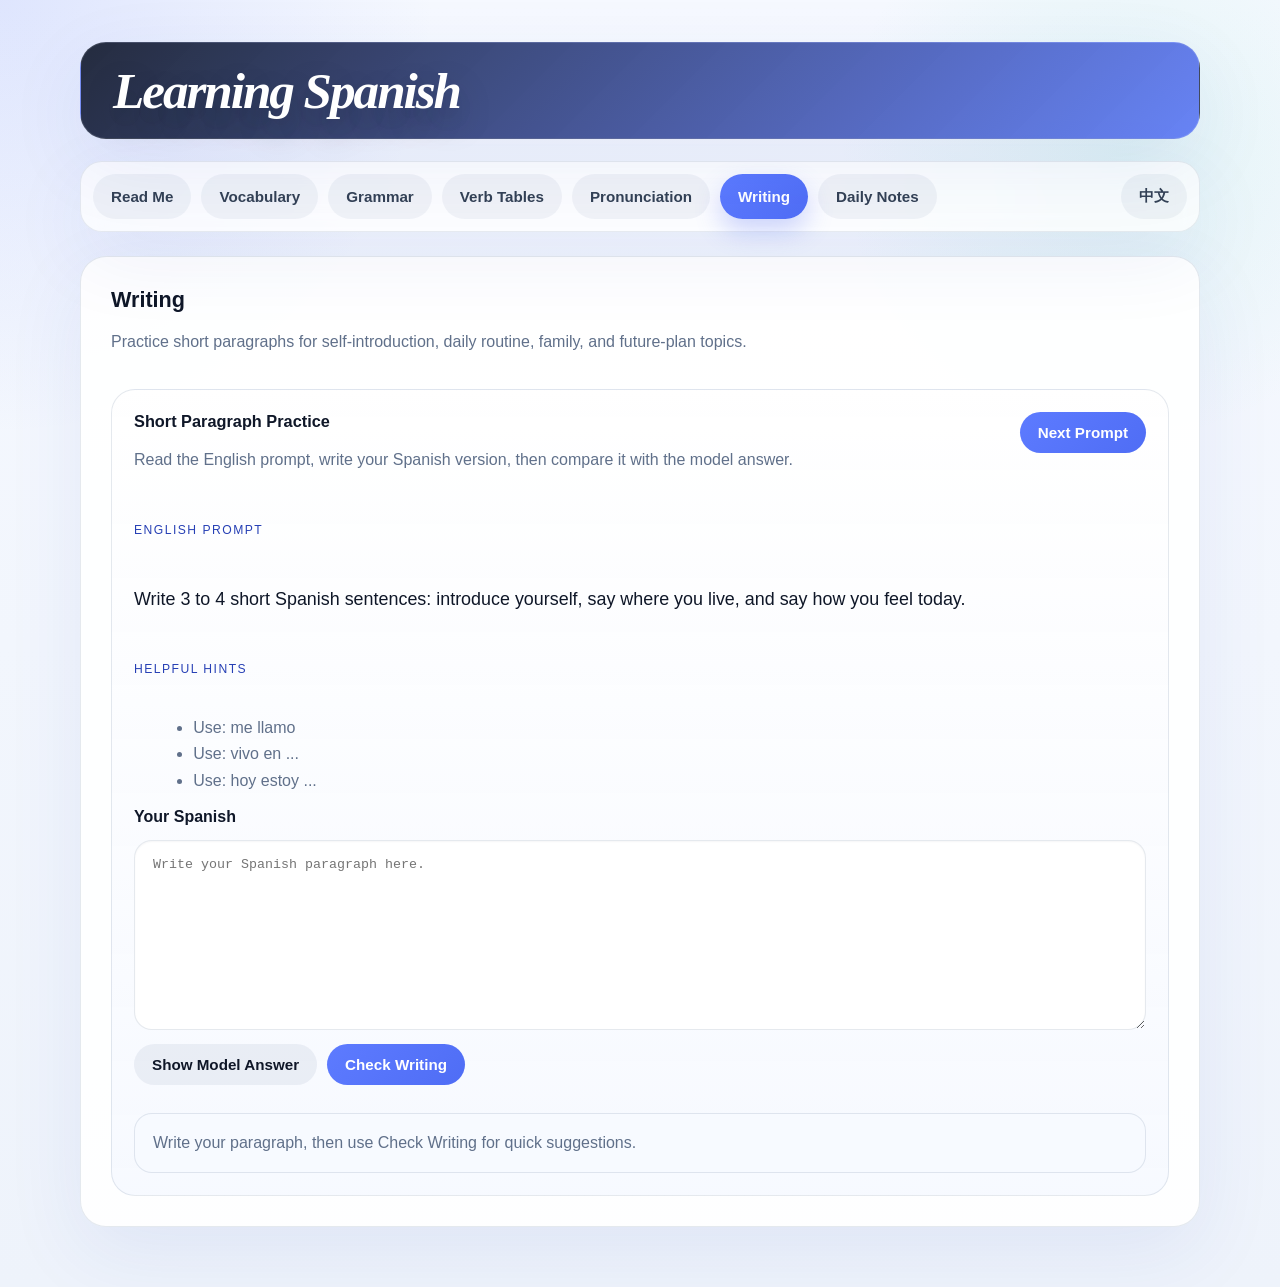
<file: writing.html>
<!DOCTYPE html>
<html lang="en">
<head>
  <meta charset="UTF-8">
  <meta name="viewport" content="width=device-width, initial-scale=1.0">
  <title>Spanish Learning - Writing</title>
  <link rel="stylesheet" href="styles.css">
</head>
<body>
  <main class="shell">
    <section class="page-title-banner">
      <h1>Learning Spanish</h1>
    </section>

    <nav class="tab-bar" aria-label="Main pages">
      <a class="tab-button" href="index.html">Read Me</a>
      <a class="tab-button" href="vocabulary.html">Vocabulary</a>
      <a class="tab-button" href="grammar.html">Grammar</a>
      <a class="tab-button" href="verbs.html">Verb Tables</a>
      <a class="tab-button" href="pronunciation.html">Pronunciation</a>
      <a class="tab-button" href="review.html">Review</a>
      <a class="tab-button" href="flashcards.html">Flashcards</a>
      <a class="tab-button" href="stories.html">Stories</a>
      <a class="tab-button" href="practice.html">Practice</a>
      <a class="tab-button active" href="writing.html">Writing</a>
      <a class="tab-button" href="summary.html">Summary</a>
      <a class="tab-button" href="notes.html">Daily Notes</a>
    </nav>

    <section class="tab-panel active">
      <article class="card">
        <div class="section-header">
          <div>
            <h2>Writing</h2>
            <p class="muted">Practice short paragraphs for self-introduction, daily routine, family, and future-plan topics.</p>
          </div>
        </div>
        <section class="practice-panel writing-panel">
          <div class="practice-topline">
            <div>
              <h3>Short Paragraph Practice</h3>
              <p class="muted">Read the English prompt, write your Spanish version, then compare it with the model answer.</p>
            </div>
            <button id="next-essay" type="button">Next Prompt</button>
          </div>
          <div class="essay-box">
            <p class="card-label">English Prompt</p>
            <p id="essay-prompt" class="essay-prompt"></p>
            <p class="card-label">Helpful Hints</p>
            <ul id="essay-hints" class="note-list"></ul>
            <label for="essay-response" class="essay-label">Your Spanish</label>
            <textarea id="essay-response" rows="7" placeholder="Write your Spanish paragraph here."></textarea>
            <div class="button-row">
              <button id="show-essay-answer" type="button" class="secondary-button">Show Model Answer</button>
              <button id="check-writing" type="button">Check Writing</button>
            </div>
            <div id="essay-answer" class="result-box hidden"></div>
            <div id="writing-feedback" class="result-box muted">Write your paragraph, then use Check Writing for quick suggestions.</div>
          </div>
        </section>
      </article>
    </section>
  </main>

  <script src="app.js"></script>
</body>
</html>
</file>
<file: styles.css>
:root {
  --bg: #f4f7fb;
  --paper: rgba(255, 255, 255, 0.92);
  --paper-strong: #ffffff;
  --ink: #0f1728;
  --muted: #60708a;
  --line: rgba(97, 119, 152, 0.16);
  --accent: #4f6df5;
  --accent-dark: #2740b5;
  --accent-soft: rgba(79, 109, 245, 0.1);
  --sage: #dce6dc;
  --shadow: 0 24px 80px rgba(39, 64, 181, 0.08);
}

* {
  box-sizing: border-box;
}

body {
  margin: 0;
  min-height: 100vh;
  color: var(--ink);
  font-family: "Avenir Next", "Segoe UI", sans-serif;
  background:
    radial-gradient(circle at top left, rgba(79, 109, 245, 0.14), transparent 24%),
    radial-gradient(circle at 88% 12%, rgba(84, 212, 181, 0.12), transparent 18%),
    linear-gradient(180deg, #f6f9ff 0%, #eef3fb 100%);
}

.shell {
  width: min(1120px, calc(100% - 32px));
  margin: 0 auto;
  padding: 42px 0 60px;
}

.hero,
.card {
  background: var(--paper);
  border: 1px solid var(--line);
  border-radius: 26px;
  box-shadow: var(--shadow);
}

.page-title-banner {
  position: relative;
  z-index: 2;
  padding: 24px 32px;
  background: linear-gradient(135deg, rgba(15, 23, 42, 0.9), rgba(79, 109, 245, 0.84));
  border: 1px solid rgba(255, 255, 255, 0.12);
  border-radius: 26px;
  box-shadow: var(--shadow);
}

.page-title-banner h1 {
  font-size: clamp(2.2rem, 4vw, 3.4rem);
}

.hero {
  padding: 46px 48px 64px;
  margin-bottom: -20px;
  background: linear-gradient(135deg, rgba(15, 23, 42, 0.78), rgba(30, 41, 59, 0.68));
  overflow: hidden;
  position: relative;
}

.hero-backdrop {
  position: absolute;
  inset: 0;
  background:
    linear-gradient(135deg, rgba(13, 20, 36, 0.56), rgba(13, 20, 36, 0.36)),
    url("assets/hero-portrait.png") center/cover no-repeat;
  filter: saturate(1.04) contrast(1.02);
  opacity: 0.92;
  z-index: 0;
}

.hero-intro {
  display: flex;
  justify-content: flex-start;
  position: relative;
  z-index: 1;
}

.hero-text {
  min-width: 0;
  max-width: 640px;
  width: fit-content;
  position: relative;
  z-index: 5;
  margin: 0;
  text-align: left;
  padding: 14px 18px 12px;
  border-radius: 20px;
  background: rgba(15, 23, 42, 0.18);
  backdrop-filter: blur(4px);
  box-shadow: 0 18px 40px rgba(15, 23, 42, 0.22);
  transform: translateY(34px);
}

.hero-kicker {
  margin: 0 0 10px;
  color: rgba(255, 255, 255, 0.88);
  text-transform: uppercase;
  letter-spacing: 0.18em;
  font-size: 0.78rem;
  font-weight: 700;
}

h1,
h2,
h3 {
  margin: 0;
  color: var(--ink);
}

h1 {
  font-size: clamp(3.6rem, 7vw, 5.6rem);
  letter-spacing: -0.04em;
  line-height: 0.92;
  font-weight: 700;
  font-family: "Cormorant Garamond", Georgia, serif;
  font-style: italic;
  color: #ffffff;
  text-wrap: nowrap;
  text-shadow: 0 14px 30px rgba(15, 23, 42, 0.34);
}

h2 {
  font-size: 1.35rem;
  margin-bottom: 10px;
  font-weight: 720;
}

h3 {
  font-size: 1.02rem;
  margin-bottom: 10px;
  font-weight: 700;
}

.hero-copy {
  width: min(760px, 100%);
  margin: 30px 0 0;
  font-size: 0.88rem;
  line-height: 1.58;
  color: rgba(255, 255, 255, 0.94);
  max-width: 21rem;
  padding: 14px 18px;
  border-radius: 22px;
  background: rgba(255, 255, 255, 0.12);
  backdrop-filter: blur(8px);
  box-shadow: 0 14px 28px rgba(15, 23, 42, 0.16);
  margin-left: auto;
}

.tab-bar {
  position: relative;
  z-index: 1;
  display: flex;
  flex-wrap: wrap;
  gap: 10px;
  margin-top: 22px;
  padding: 12px;
  border-radius: 22px;
  background: rgba(255, 255, 255, 0.72);
  backdrop-filter: blur(10px);
  border: 1px solid rgba(97, 119, 152, 0.14);
  box-shadow: var(--shadow);
}

.home-tab-bar {
  margin-top: 38px;
}

.selection-nav-group {
  margin-top: 16px;
}

.selection-nav-label {
  margin: 0 0 6px;
  font-size: 0.76rem;
  font-weight: 700;
  letter-spacing: 0.14em;
  text-transform: uppercase;
  color: var(--accent-dark);
}

.selection-nav-copy {
  margin: 0 0 12px;
  font-size: 0.92rem;
}

.selection-tab-bar {
  margin-top: 0;
  background: linear-gradient(135deg, rgba(79, 109, 245, 0.12), rgba(84, 212, 181, 0.1));
}

.tab-button,
button {
  border: 0;
  border-radius: 999px;
  padding: 12px 18px;
  font-size: 0.95rem;
  font-family: inherit;
  font-weight: 600;
  display: inline-flex;
  align-items: center;
  justify-content: center;
  cursor: pointer;
  text-decoration: none;
  transition: transform 140ms ease, background 140ms ease, box-shadow 140ms ease;
}

.tab-button {
  background: rgba(97, 119, 152, 0.08);
  color: #334155;
}

.language-toggle {
  margin-left: auto;
}

.tab-button.active,
button {
  background: linear-gradient(135deg, #5d7bff, #4f6df5);
  color: #fff;
}

.tab-button.active {
  box-shadow: 0 12px 26px rgba(79, 109, 245, 0.28);
}

button:hover,
.tab-button:hover {
  transform: translateY(-1px);
}

@media (max-width: 760px) {
  .hero {
    padding: 30px 24px 44px;
    margin-bottom: -14px;
  }

  .page-title-banner {
    padding: 20px 22px;
  }

  .hero-text {
    margin: 0;
    max-width: 100%;
    width: fit-content;
    padding: 12px 14px 10px;
    transform: translateY(20px);
  }

  h1 {
    text-wrap: balance;
    font-size: clamp(3.2rem, 12vw, 4.8rem);
  }

  .hero-copy {
    max-width: 100%;
    padding: 16px 18px;
  }

  .language-toggle {
    margin-left: 0;
  }

  .verb-table-header {
    flex-direction: column;
  }

}

.secondary-button {
  background: rgba(97, 119, 152, 0.1);
  color: var(--ink);
}

.secondary-button:hover {
  background: rgba(97, 119, 152, 0.16);
}

.tab-panel {
  display: none;
  margin-top: 24px;
}

.tab-panel.active {
  display: block;
}

.card {
  padding: 30px;
}

p,
li,
.muted {
  color: var(--muted);
  line-height: 1.65;
}

ul {
  margin: 0.4em 0 0 1.2em;
}

.info-grid,
.practice-grid,
.vocab-grid,
.pronunciation-grid {
  display: grid;
  gap: 18px;
}

.info-grid {
  grid-template-columns: repeat(auto-fit, minmax(280px, 1fr));
  margin-top: 20px;
}

.info-panel,
.practice-panel,
.vocab-card,
.note-card {
  padding: 22px;
  border-radius: 24px;
  border: 1px solid var(--line);
  background: linear-gradient(180deg, rgba(255, 255, 255, 0.98), rgba(246, 249, 255, 0.92));
}

.selection-panel {
  grid-column: 1 / -1;
  background:
    linear-gradient(135deg, rgba(79, 109, 245, 0.08), rgba(84, 212, 181, 0.08)),
    linear-gradient(180deg, rgba(255, 255, 255, 0.99), rgba(246, 249, 255, 0.95));
}

.section-header {
  display: flex;
  gap: 16px;
  align-items: flex-start;
  justify-content: space-between;
  margin-bottom: 18px;
}

.practice-topline {
  display: flex;
  gap: 16px;
  align-items: flex-start;
  justify-content: space-between;
  margin-bottom: 18px;
}

.search-input,
textarea {
  width: 100%;
  border: 1px solid var(--line);
  border-radius: 18px;
  background: var(--paper-strong);
  color: var(--ink);
  box-shadow: inset 0 1px 2px rgba(15, 23, 40, 0.04);
}

.search-input {
  max-width: 300px;
  padding: 11px 14px;
}

.filter-bar {
  display: flex;
  flex-wrap: wrap;
  gap: 10px;
  margin-bottom: 18px;
}

.filter-chip {
  background: rgba(97, 119, 152, 0.08);
  color: var(--ink);
}

.filter-chip.active {
  background: linear-gradient(135deg, #5d7bff, #4f6df5);
  color: #fff;
  box-shadow: 0 12px 26px rgba(79, 109, 245, 0.2);
}

.study-checkbox {
  width: 18px;
  height: 18px;
  accent-color: #4f6df5;
}

.checkbox-label {
  display: inline-flex;
  align-items: center;
  gap: 8px;
  color: var(--muted);
  font-size: 0.9rem;
}

.vocab-table-wrap {
  overflow-x: auto;
  border-radius: 24px;
  border: 1px solid var(--line);
  background: rgba(255, 255, 255, 0.95);
}

.vocab-table {
  width: 100%;
  border-collapse: collapse;
  min-width: 980px;
}

.vocab-table th,
.vocab-table td {
  padding: 14px 16px;
  text-align: left;
  vertical-align: top;
  border-bottom: 1px solid rgba(24, 37, 46, 0.08);
}

.vocab-table th {
  position: sticky;
  top: 0;
  background: #f5f8ff;
  color: var(--accent-dark);
  font-size: 0.84rem;
  letter-spacing: 0.06em;
  text-transform: uppercase;
}

.vocab-table tbody tr:nth-child(even) {
  background: rgba(24, 37, 46, 0.025);
}

.vocab-table tbody tr:hover {
  background: rgba(79, 109, 245, 0.06);
}

.vocab-table tbody tr:last-child td {
  border-bottom: 0;
}

.vocab-spanish {
  display: flex;
  align-items: center;
  gap: 10px;
  font-weight: 700;
  color: var(--accent-dark);
}

.audio-icon-button {
  display: inline-flex;
  align-items: center;
  justify-content: center;
  width: 34px;
  height: 34px;
  padding: 0;
  border-radius: 999px;
  background: rgba(79, 109, 245, 0.1);
  color: var(--accent-dark);
  box-shadow: none;
  flex-shrink: 0;
}

.audio-icon-button:hover {
  background: rgba(79, 109, 245, 0.18);
}

.table-example-list {
  margin: 0;
  padding-left: 1.1rem;
}

.table-example-list li {
  color: var(--muted);
}

.table-example-list li + li {
  margin-top: 8px;
}

.example-row {
  display: flex;
  align-items: flex-start;
  justify-content: space-between;
  gap: 10px;
}

.review-toggle-group {
  display: inline-flex;
  flex-wrap: wrap;
  gap: 8px;
}

.audio-inline-button {
  width: 28px;
  height: 28px;
  font-size: 0.82rem;
  margin-top: -2px;
}

.flashcard-grid {
  display: grid;
  grid-template-columns: repeat(auto-fit, minmax(180px, 1fr));
  gap: 16px;
}

.pronunciation-grid {
  grid-template-columns: repeat(auto-fit, minmax(280px, 1fr));
}

.grammar-grid {
  display: grid;
  grid-template-columns: 1fr;
  gap: 20px;
}

.verb-table-stack {
  display: grid;
  gap: 18px;
}

.verb-section-card,
.verb-table-card {
  padding: 22px;
  border-radius: 24px;
  border: 1px solid var(--line);
  background: linear-gradient(180deg, rgba(255, 255, 255, 0.98), rgba(244, 248, 255, 0.94));
}

.verb-table-header {
  display: flex;
  justify-content: space-between;
  align-items: flex-start;
  gap: 16px;
  margin-bottom: 14px;
}

.verb-table-note {
  margin: 0;
  padding: 8px 12px;
  border-radius: 999px;
  background: rgba(79, 109, 245, 0.1);
  color: var(--accent-dark);
  font-size: 0.84rem;
  font-weight: 700;
  line-height: 1.3;
}

.verb-table {
  min-width: 760px;
}

.grammar-card,
.recording-panel {
  padding: 22px;
  border-radius: 24px;
  border: 1px solid var(--line);
  background: linear-gradient(180deg, rgba(255, 255, 255, 0.98), rgba(244, 248, 255, 0.94));
}

.grammar-card {
  display: grid;
  grid-template-columns: 1fr;
  gap: 18px;
  align-items: start;
}

.grammar-heading {
  position: static;
}

.grammar-title-row {
  display: flex;
  align-items: center;
  justify-content: space-between;
  gap: 14px;
}

.grammar-kicker,
.grammar-subtitle {
  margin: 0 0 10px;
  text-transform: uppercase;
  letter-spacing: 0.12em;
  font-size: 0.74rem;
  font-weight: 700;
  color: var(--accent-dark);
}

.grammar-card h3 {
  margin-bottom: 10px;
  font-size: 1.26rem;
  color: var(--accent-dark);
}

.grammar-rule {
  margin: 0;
  font-size: 1rem;
  line-height: 1.75;
}

.example-translation {
  display: inline-block;
  margin-top: 4px;
  color: var(--muted);
}

.grammar-body {
  display: grid;
  grid-template-columns: 1fr;
  gap: 20px;
  align-items: start;
}

.grammar-notes {
  display: grid;
  gap: 16px;
  min-width: 0;
}

.grammar-list-block {
  padding: 18px 18px 16px;
  border-radius: 18px;
  border: 1px solid var(--line);
  background: rgba(255, 255, 255, 0.82);
}

.grammar-list-block .note-list {
  margin-top: 0;
}

.grammar-table-block {
  padding-bottom: 18px;
}

.grammar-table-wrap {
  margin-top: 8px;
  overflow-x: auto;
  border-radius: 20px;
  border: 1px solid var(--line);
  background: rgba(255, 255, 255, 0.95);
}

.grammar-table {
  width: 100%;
  border-collapse: collapse;
  min-width: 460px;
}

.grammar-table th,
.grammar-table td {
  padding: 13px 14px;
  text-align: left;
  border-bottom: 1px solid rgba(24, 37, 46, 0.08);
  vertical-align: top;
}

.grammar-table thead th {
  background: #f5f8ff;
  color: var(--accent-dark);
  font-size: 0.83rem;
  text-transform: uppercase;
  letter-spacing: 0.06em;
}

.grammar-table tbody th {
  color: var(--ink);
  font-weight: 700;
  background: rgba(79, 109, 245, 0.03);
}

.grammar-table tbody tr:last-child th,
.grammar-table tbody tr:last-child td {
  border-bottom: 0;
}

.recording-panel {
  display: grid;
  gap: 14px;
  margin-bottom: 18px;
}

.recording-target {
  color: var(--ink);
  font-size: 1.02rem;
}

.recording-audio {
  width: 100%;
}

.pronunciation-card {
  padding: 22px;
  border-radius: 24px;
  border: 1px solid var(--line);
  background: linear-gradient(180deg, rgba(255, 255, 255, 0.98), rgba(244, 248, 255, 0.94));
}

.pronunciation-items {
  display: grid;
  gap: 12px;
}

.pronunciation-row {
  display: grid;
  grid-template-columns: auto 1fr;
  gap: 12px;
  align-items: center;
}

.pronunciation-button {
  display: flex;
  align-items: center;
  justify-content: space-between;
  gap: 14px;
  width: 100%;
  padding: 14px 16px;
  border-radius: 18px;
  background: rgba(79, 109, 245, 0.08);
  color: var(--ink);
  box-shadow: none;
}

.pronunciation-button:hover {
  background: rgba(79, 109, 245, 0.16);
}

.pronunciation-text {
  font-size: 1rem;
  font-weight: 600;
  text-align: left;
}

.pronunciation-play {
  color: var(--accent-dark);
  font-size: 0.88rem;
  text-transform: uppercase;
  letter-spacing: 0.08em;
}

.flashcard {
  display: grid;
  gap: 10px;
  min-height: 172px;
  padding: 22px;
  text-align: left;
  border-radius: 24px;
  border: 1px solid var(--line);
  background: linear-gradient(160deg, rgba(255, 255, 255, 0.98), rgba(238, 244, 255, 0.94));
  box-shadow: 0 16px 36px rgba(79, 109, 245, 0.08);
  color: var(--ink);
}

.flashcard.is-open {
  background: linear-gradient(160deg, rgba(79, 109, 245, 0.96), rgba(39, 64, 181, 0.94));
  color: #fff;
}

.flashcard-label {
  font-size: 0.76rem;
  letter-spacing: 0.12em;
  text-transform: uppercase;
  color: var(--accent-dark);
}

.flashcard.is-open .flashcard-label {
  color: rgba(255, 255, 255, 0.8);
}

.flashcard-front,
.flashcard-back {
  font-size: 1.3rem;
  line-height: 1.35;
  font-weight: 700;
}

.flashcard-back.hidden {
  display: none;
}

.note-card h3 {
  color: var(--accent-dark);
}

.notes-list {
  display: grid;
  gap: 18px;
}

.story-list {
  display: grid;
  gap: 18px;
}

.story-block {
  margin-top: 28px;
}

.story-card {
  padding: 24px;
  border-radius: 26px;
  border: 1px solid var(--line);
  background: linear-gradient(180deg, rgba(255, 255, 255, 0.98), rgba(242, 247, 255, 0.94));
}

.story-topline {
  display: flex;
  gap: 16px;
  align-items: flex-start;
  justify-content: space-between;
  margin-bottom: 12px;
}

.story-text {
  font-size: 1.06rem;
  line-height: 1.8;
  color: var(--ink);
}

.story-translation {
  margin-top: 14px;
}

.story-focus {
  display: flex;
  flex-wrap: wrap;
  gap: 10px;
  margin-top: 14px;
}

.focus-chip {
  display: inline-flex;
  align-items: center;
  padding: 7px 12px;
  border-radius: 999px;
  background: rgba(79, 109, 245, 0.08);
  border: 1px solid rgba(79, 109, 245, 0.14);
  color: var(--accent-dark);
  font-size: 0.92rem;
}

.illustration-block {
  margin-top: 8px;
}

.story-gallery {
  display: grid;
  grid-template-columns: repeat(auto-fit, minmax(240px, 1fr));
  gap: 18px;
}

.scene-card {
  padding: 18px;
  border-radius: 24px;
  border: 1px solid var(--line);
  background: rgba(255, 255, 255, 0.96);
  box-shadow: 0 16px 36px rgba(79, 109, 245, 0.08);
}

.scene-art {
  margin-bottom: 14px;
  border-radius: 18px;
  overflow: hidden;
  border: 1px solid rgba(24, 37, 46, 0.08);
  background:
    radial-gradient(circle at top left, rgba(255, 255, 255, 0.95), transparent 36%),
    linear-gradient(145deg, #f9fbff, #edf3ff);
}

.scene-svg {
  display: block;
  width: 100%;
  height: auto;
}

.note-list {
  margin-top: 10px;
}

.review-stack {
  display: grid;
  gap: 18px;
}

.review-grid {
  display: grid;
  grid-template-columns: repeat(auto-fit, minmax(220px, 1fr));
  gap: 16px;
}

.review-card,
.summary-history-panel {
  padding: 18px;
  border-radius: 20px;
  border: 1px solid var(--line);
  background: rgba(255, 255, 255, 0.95);
}

.practice-grid {
  grid-template-columns: minmax(320px, 1.05fr) minmax(320px, 0.95fr);
  gap: 20px;
  align-items: start;
  margin-top: 14px;
}

.card-label {
  text-transform: uppercase;
  letter-spacing: 0.12em;
  font-size: 0.76rem;
  color: var(--accent-dark);
}

.hidden {
  display: none;
}

.quiz-list {
  display: grid;
  gap: 14px;
  margin: 0 0 14px;
}

.quiz-card {
  padding: 16px;
  border-radius: 18px;
  border: 1px solid var(--line);
  background: rgba(255, 255, 255, 0.94);
}

.quiz-card.correct {
  border-color: rgba(89, 126, 87, 0.34);
  background: rgba(239, 247, 240, 0.96);
}

.quiz-card.incorrect {
  border-color: rgba(255, 126, 95, 0.26);
  background: rgba(255, 245, 242, 0.98);
}

.quiz-options {
  display: grid;
  gap: 8px;
  margin-top: 10px;
}

.quiz-options label {
  display: flex;
  gap: 10px;
  align-items: flex-start;
  color: var(--muted);
  padding: 10px 12px;
  border-radius: 14px;
  background: rgba(79, 109, 245, 0.04);
}

.feedback-form {
  display: grid;
  gap: 12px;
  margin-top: 10px;
}

textarea {
  padding: 16px 18px;
  resize: vertical;
  min-height: 190px;
}

.button-row {
  display: flex;
  gap: 10px;
  flex-wrap: wrap;
}

.result-box {
  margin-top: 14px;
  padding: 16px 18px;
  border-radius: 18px;
  border: 1px solid var(--line);
  background: rgba(247, 250, 255, 0.94);
}

.analysis-list {
  margin: 10px 0 0 1.2em;
}

.analysis-list li + li {
  margin-top: 12px;
}

.essay-box {
  display: grid;
  gap: 14px;
}

.essay-prompt {
  font-size: 1.12rem;
  line-height: 1.7;
  color: var(--ink);
}

.essay-label {
  font-weight: 700;
  color: var(--ink);
}

.practice-quiz-panel,
.practice-essay-panel,
.writing-panel {
  min-height: 100%;
}

@media (max-width: 720px) {
  .grammar-card,
  .grammar-body {
    grid-template-columns: 1fr;
  }

  .grammar-heading {
    position: static;
  }

  .shell {
    width: min(100% - 20px, 1120px);
    padding-top: 22px;
  }

  .hero,
  .card {
    padding: 22px;
  }

  .section-header {
    flex-direction: column;
  }

  .practice-topline {
    flex-direction: column;
  }

  .story-topline {
    flex-direction: column;
  }

  .search-input {
    max-width: none;
  }

  .practice-grid {
    grid-template-columns: 1fr;
  }
}
</file>
